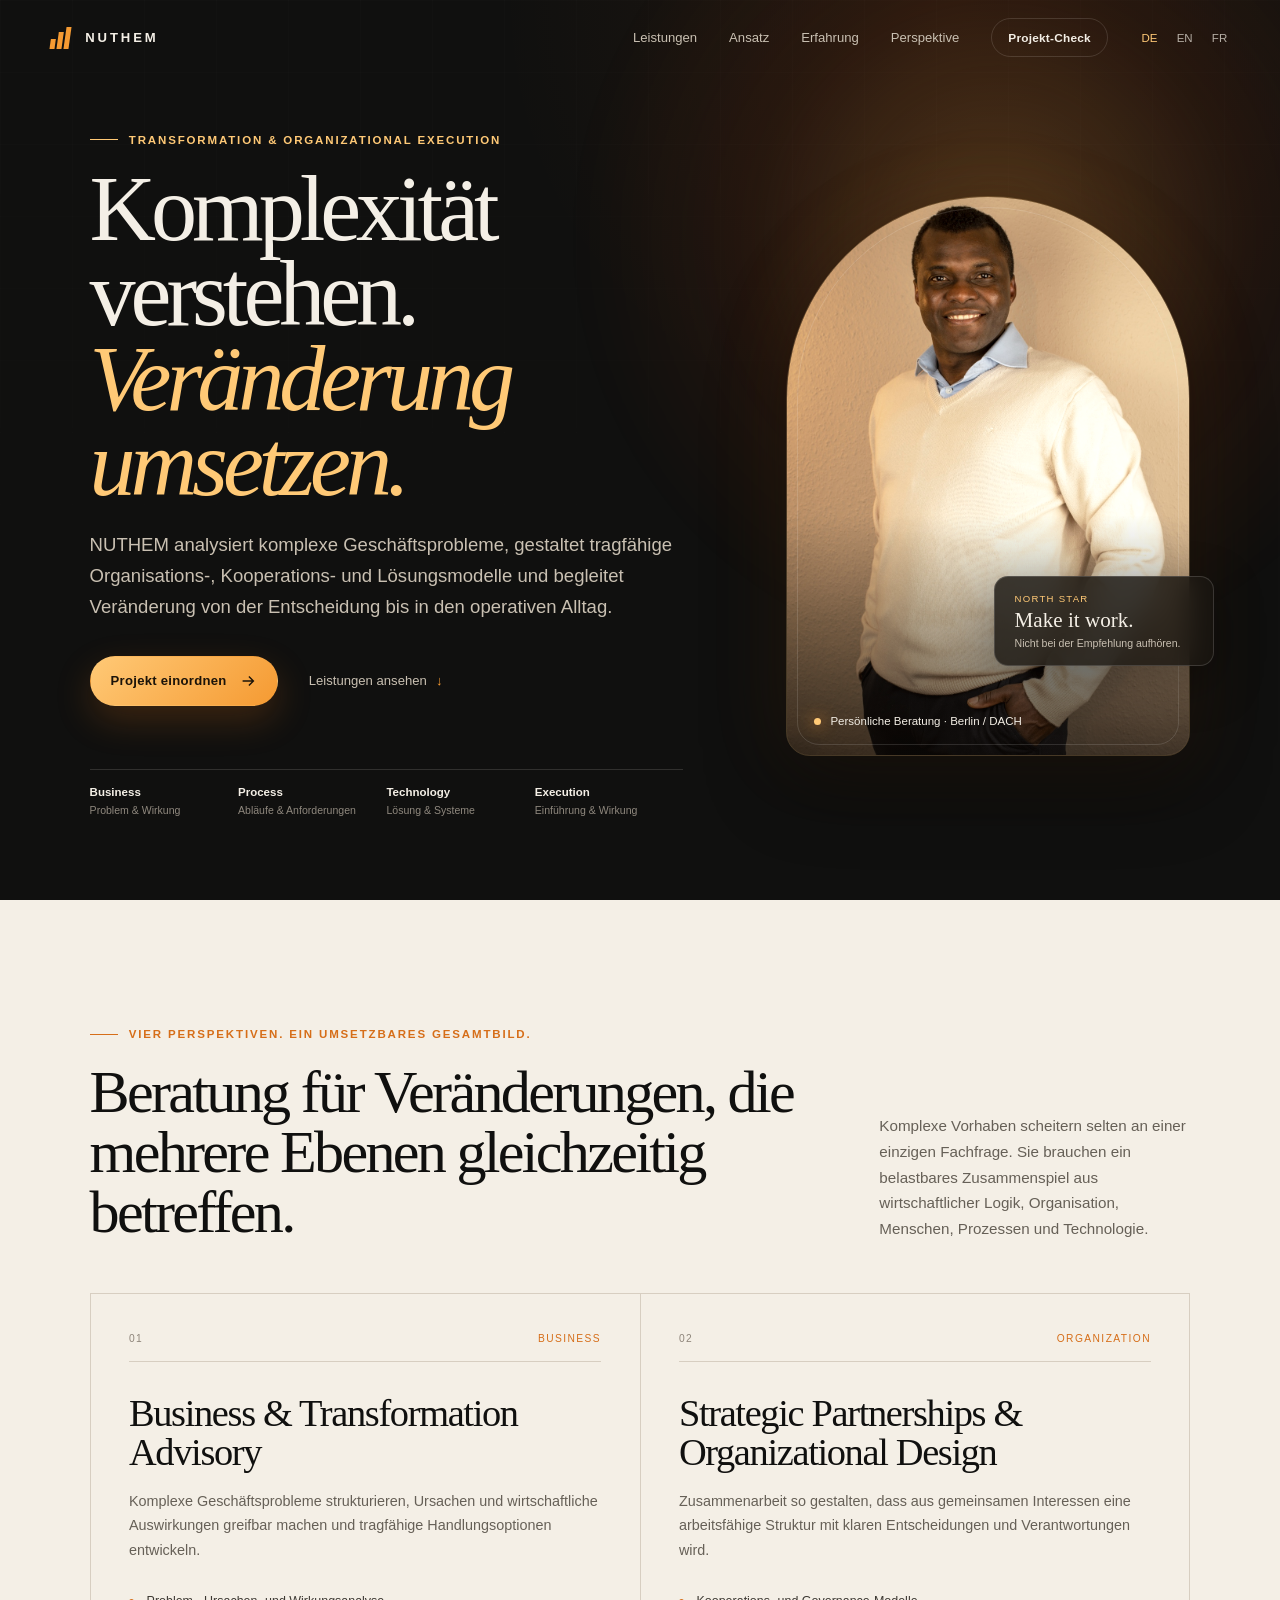
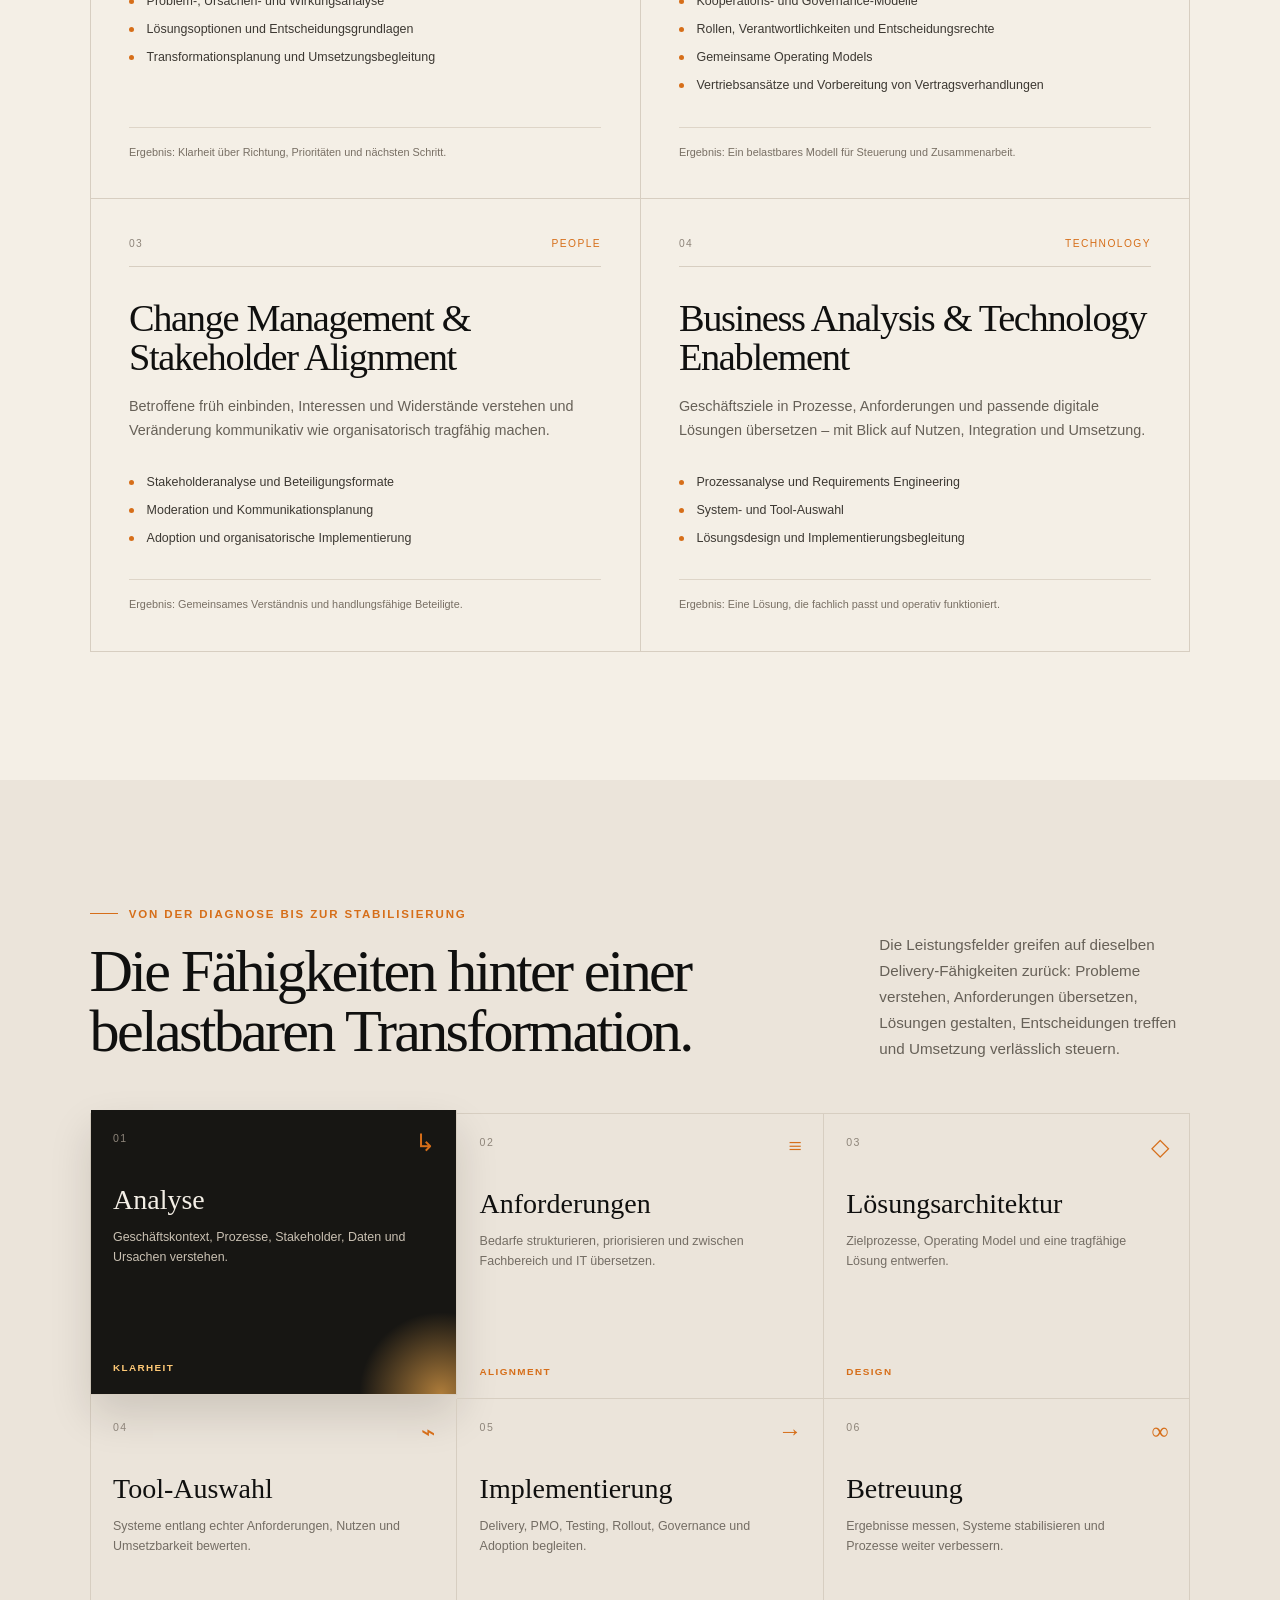
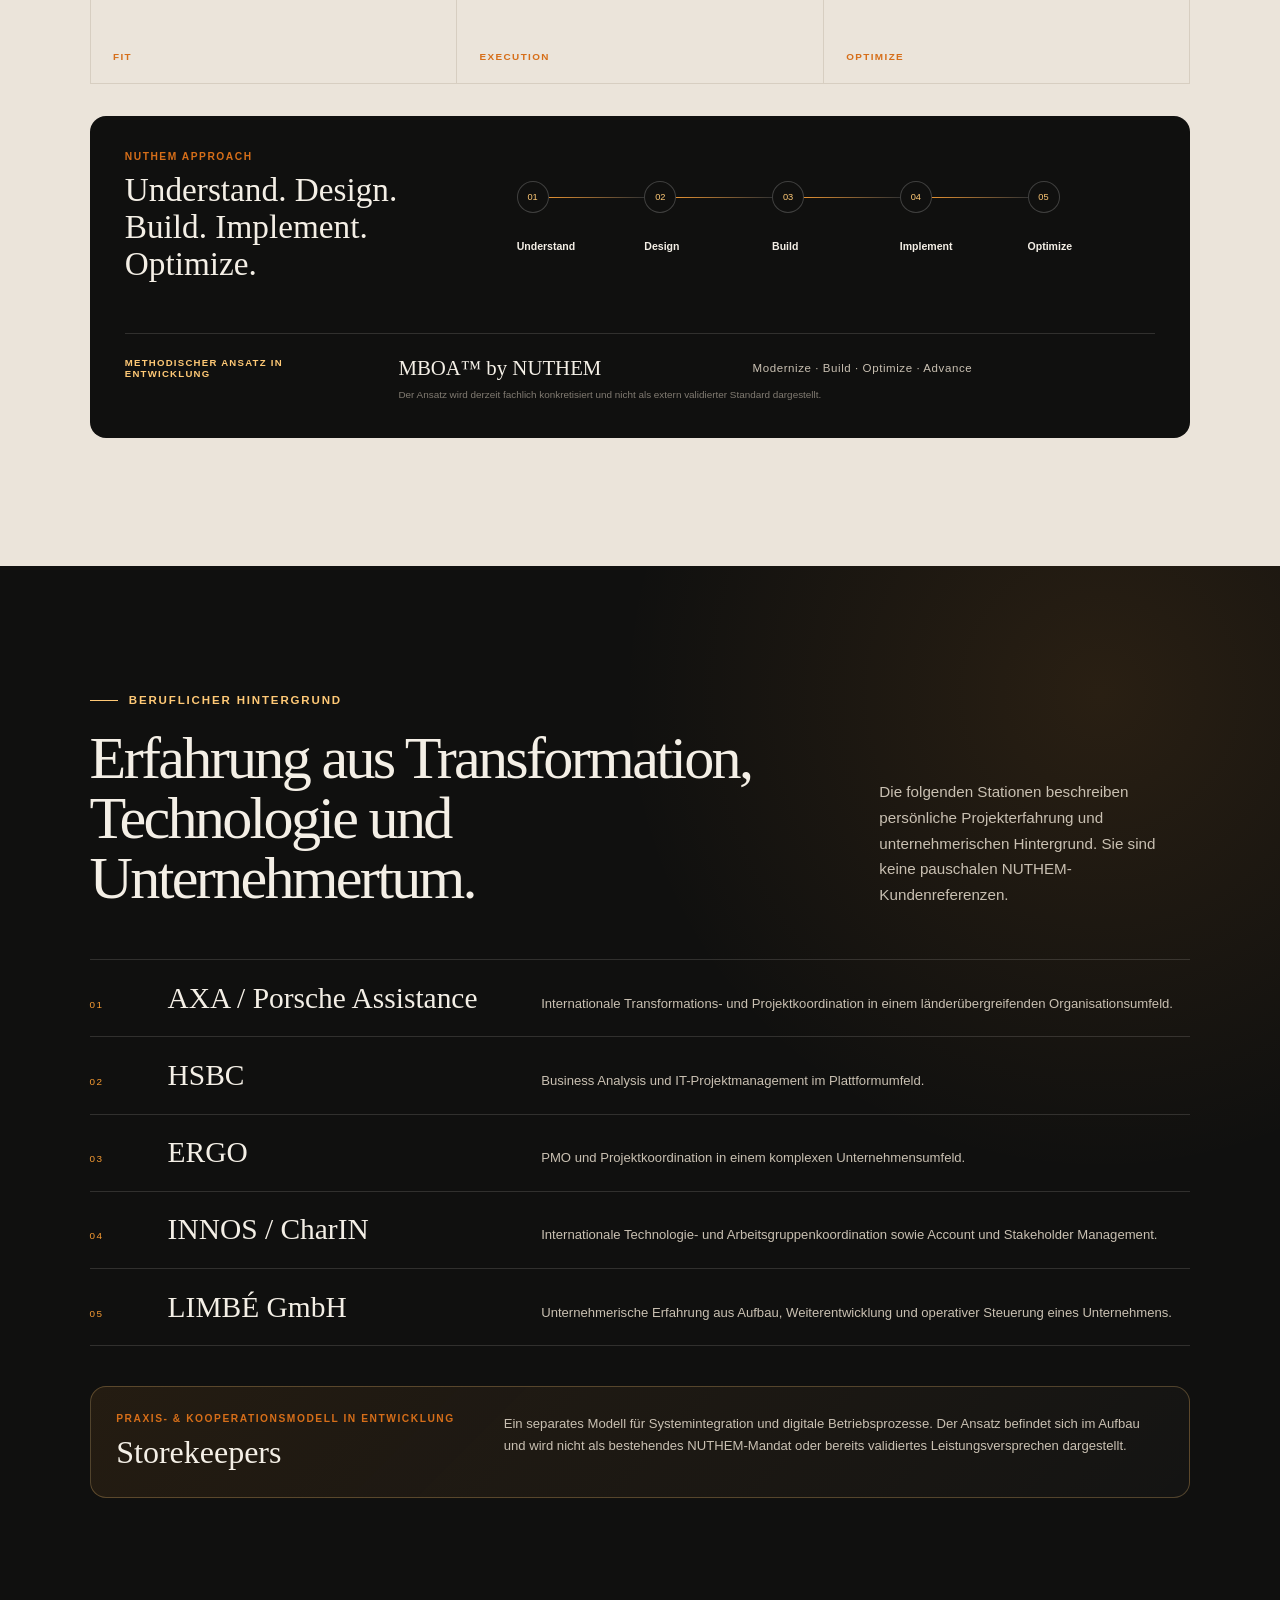
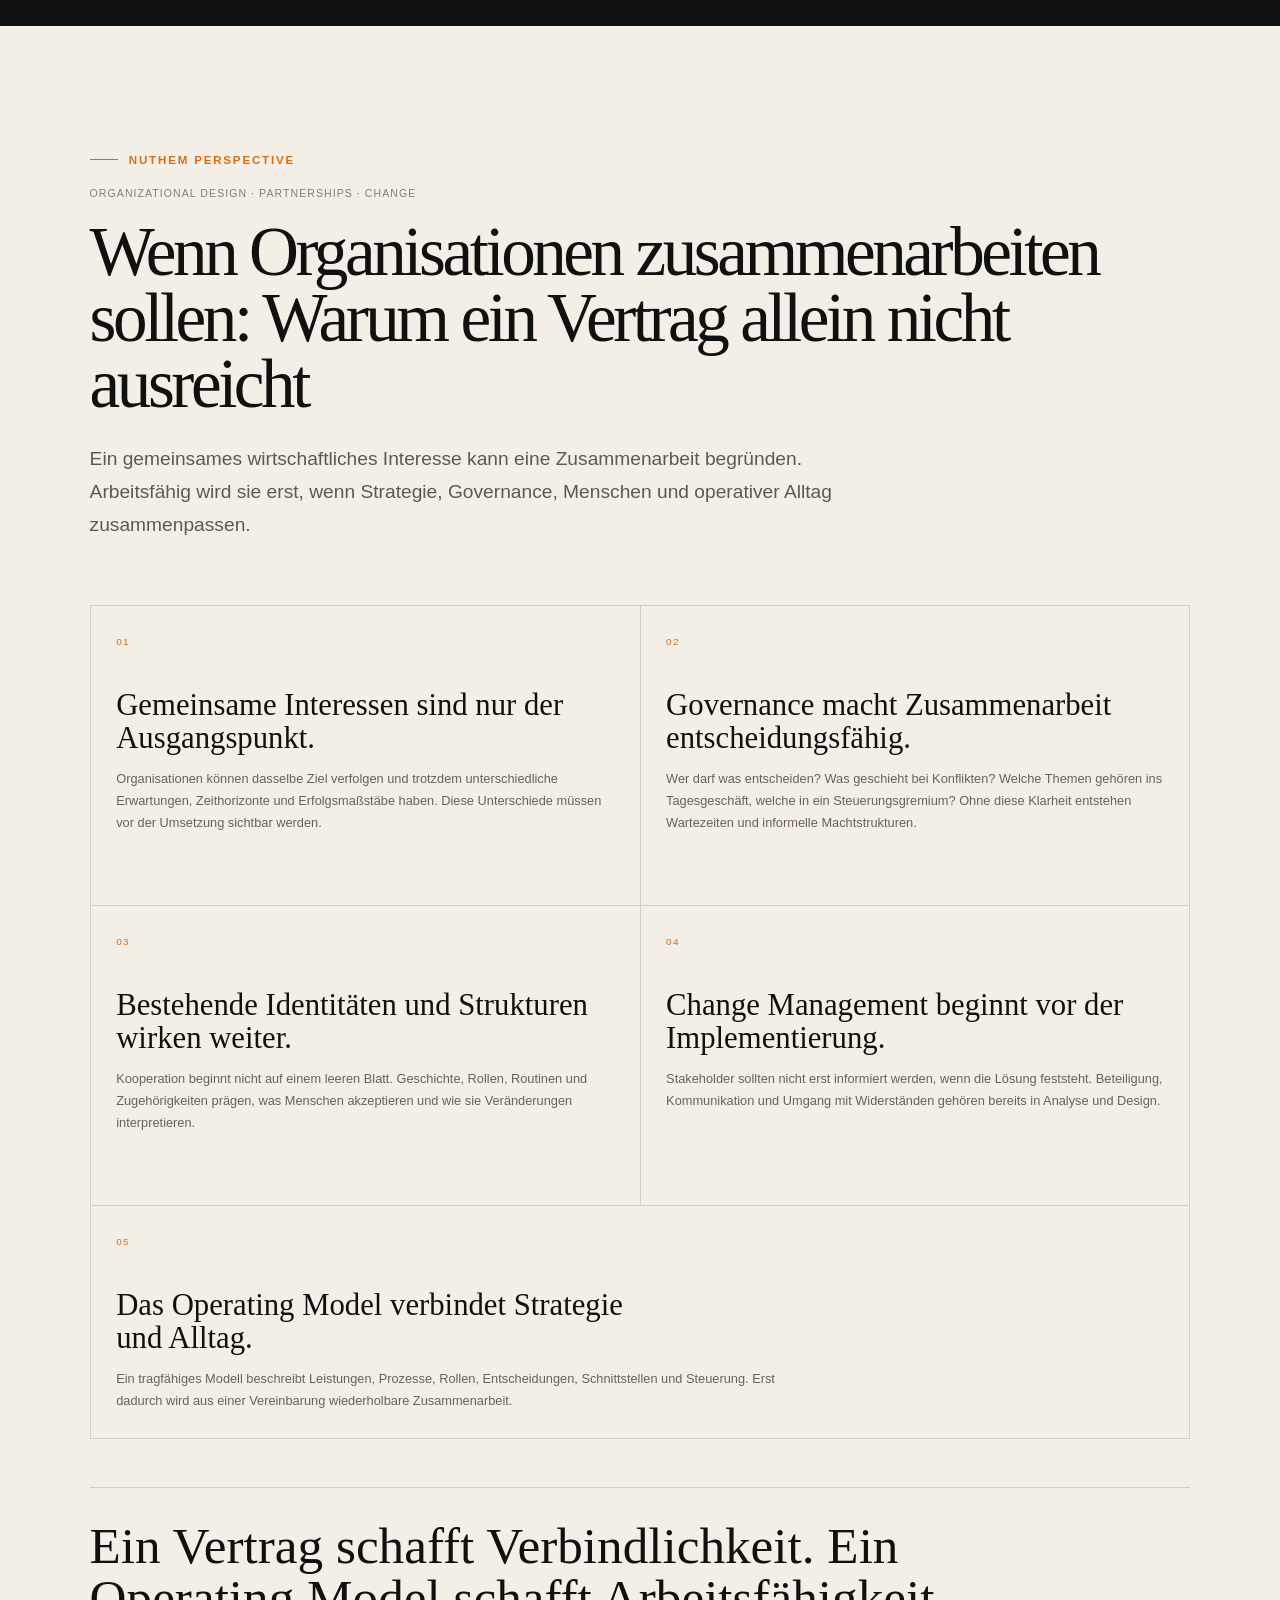
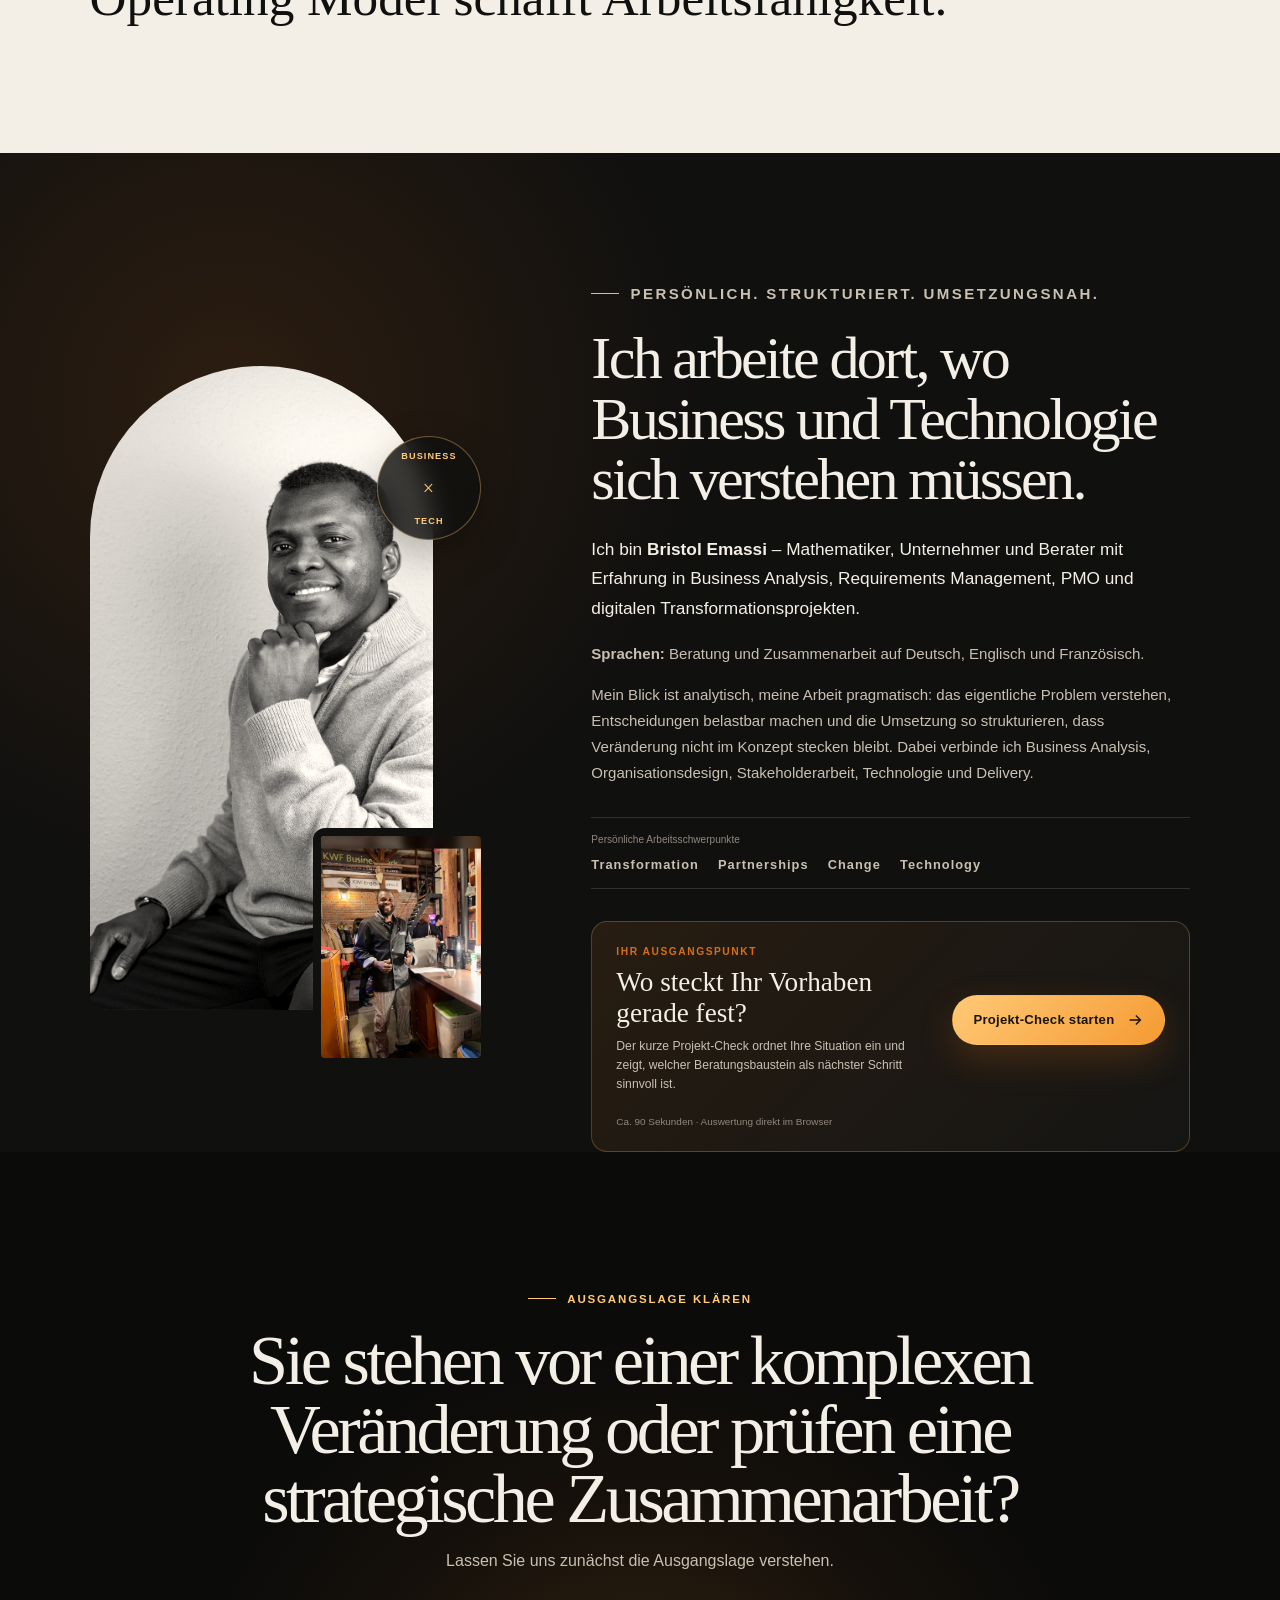
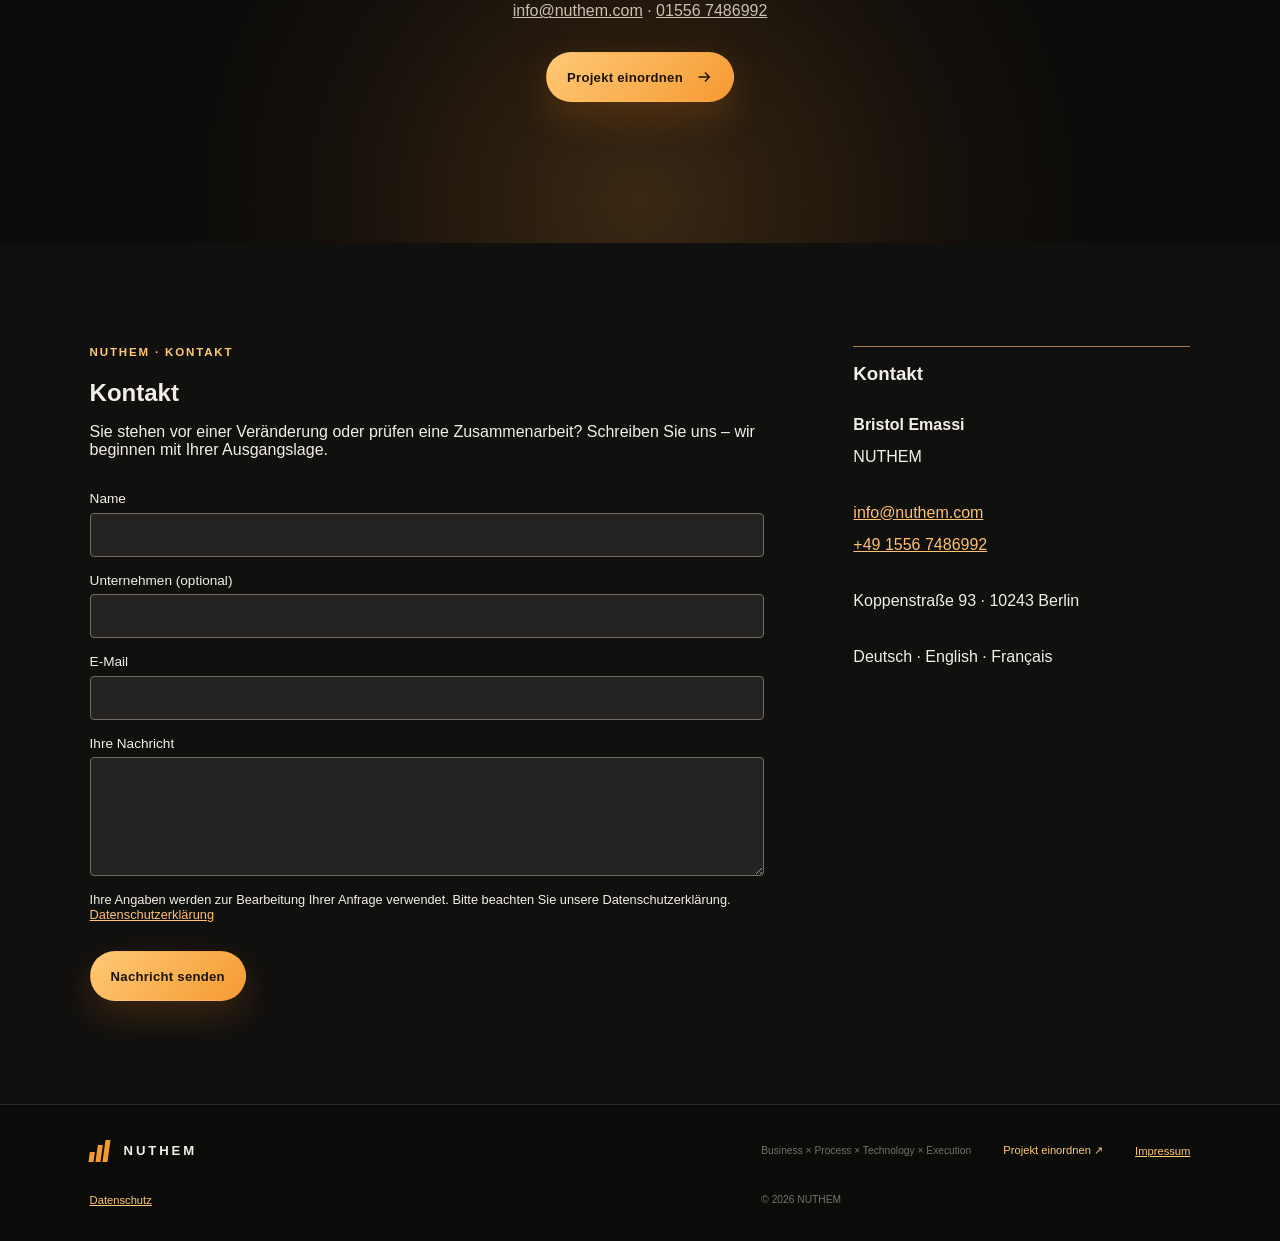
<file: index.html>
<!doctype html>
<html lang="de">
  <head>
    <meta charset="UTF-8" />
    <meta name="viewport" content="width=device-width, initial-scale=1.0" />
    <meta
      name="description"
      content="NUTHEM analysiert komplexe Geschäftsprobleme, gestaltet Organisations- und Kooperationsmodelle und begleitet Transformation, Change und Technologie bis zur Umsetzung."
    />
    <meta name="theme-color" content="#10100f" />
    <title>NUTHEM — Business × Process × Technology × Execution</title>
    <link rel="preload" as="image" href="assets/bristol-portrait-warm.jpg" />
    <link rel="stylesheet" href="styles.css" />
  </head>
  <body>
    <a class="skip-link" href="#main">Zum Inhalt springen</a>

    <header class="site-header" aria-label="Hauptnavigation">
      <a class="brand" href="#top" aria-label="NUTHEM Startseite">
        <span class="brand-mark" aria-hidden="true"><i></i><i></i><i></i></span>
        <span>NUTHEM</span>
      </a>
      <nav class="nav-links" aria-label="Seitennavigation">
        <a href="#services">Leistungen</a>
        <a href="#approach">Ansatz</a>
        <a href="#experience">Erfahrung</a>
        <a href="#insight">Perspektive</a>
      </nav>
      <nav class="language-switch" aria-label="Sprache / Language / Langue"><a aria-current="page" href="index.html">DE</a><a href="en.html" hreflang="en">EN</a><a href="fr.html" hreflang="fr">FR</a></nav>
      <button class="button button-small button-ghost js-open-check" type="button">
        Projekt-Check
      </button>
    </header>

    <main id="main">
      <section class="hero" id="top">
        <div class="hero-glow" aria-hidden="true"></div>
        <div class="hero-copy reveal">
          <p class="eyebrow"><span></span> Transformation &amp; Organizational Execution</p>
          <h1>
            Komplexität verstehen.<br />
            <em>Veränderung umsetzen.</em>
          </h1>
          <p class="hero-lead">
            NUTHEM analysiert komplexe Geschäftsprobleme, gestaltet tragfähige
            Organisations-, Kooperations- und Lösungsmodelle und begleitet
            Veränderung von der Entscheidung bis in den operativen Alltag.
          </p>
          <div class="hero-actions">
            <button class="button button-primary js-open-check" type="button">
              Projekt einordnen
              <svg viewBox="0 0 20 20" aria-hidden="true"><path d="M4 10h11M11 5l5 5-5 5" /></svg>
            </button>
            <a class="text-link" href="#services">Leistungen ansehen <span>↓</span></a>
          </div>
          <div class="hero-proof" aria-label="Schwerpunkte">
            <div><strong>Business</strong><span>Problem &amp; Wirkung</span></div>
            <div><strong>Process</strong><span>Abläufe &amp; Anforderungen</span></div>
            <div><strong>Technology</strong><span>Lösung &amp; Systeme</span></div>
            <div><strong>Execution</strong><span>Einführung &amp; Wirkung</span></div>
          </div>
        </div>

        <div class="hero-visual reveal" data-delay="120">
          <div class="portrait-frame">
            <img
              src="assets/bristol-portrait-warm.jpg"
              alt="Bristol Nimerik in einem warm beleuchteten Porträt"
              width="1200"
              height="1600"
            />
            <div class="portrait-shade"></div>
            <div class="portrait-caption">
              <span class="status-dot" aria-hidden="true"></span>
              Persönliche Beratung · Berlin / DACH
            </div>
          </div>
          <div class="signal-card">
            <span>North Star</span>
            <strong>Make it work.</strong>
            <small>Nicht bei der Empfehlung aufhören.</small>
          </div>
        </div>
      </section>

      <section class="services-section" id="services">
        <div class="section-heading reveal">
          <div>
            <p class="eyebrow"><span></span> Vier Perspektiven. Ein umsetzbares Gesamtbild.</p>
            <h2>Beratung für Veränderungen, die mehrere Ebenen gleichzeitig betreffen.</h2>
          </div>
          <p>
            Komplexe Vorhaben scheitern selten an einer einzigen Fachfrage. Sie
            brauchen ein belastbares Zusammenspiel aus wirtschaftlicher Logik,
            Organisation, Menschen, Prozessen und Technologie.
          </p>
        </div>

        <div class="service-grid">
          <article class="service-card reveal">
            <div class="service-topline"><span>01</span><i>Business</i></div>
            <h3>Business &amp; Transformation Advisory</h3>
            <p>
              Komplexe Geschäftsprobleme strukturieren, Ursachen und wirtschaftliche
              Auswirkungen greifbar machen und tragfähige Handlungsoptionen entwickeln.
            </p>
            <ul>
              <li>Problem-, Ursachen- und Wirkungsanalyse</li>
              <li>Lösungsoptionen und Entscheidungsgrundlagen</li>
              <li>Transformationsplanung und Umsetzungsbegleitung</li>
            </ul>
            <small>Ergebnis: Klarheit über Richtung, Prioritäten und nächsten Schritt.</small>
          </article>

          <article class="service-card reveal" data-delay="60">
            <div class="service-topline"><span>02</span><i>Organization</i></div>
            <h3>Strategic Partnerships &amp; Organizational Design</h3>
            <p>
              Zusammenarbeit so gestalten, dass aus gemeinsamen Interessen eine
              arbeitsfähige Struktur mit klaren Entscheidungen und Verantwortungen wird.
            </p>
            <ul>
              <li>Kooperations- und Governance-Modelle</li>
              <li>Rollen, Verantwortlichkeiten und Entscheidungsrechte</li>
              <li>Gemeinsame Operating Models</li>
              <li>Vertriebsansätze und Vorbereitung von Vertragsverhandlungen</li>
            </ul>
            <small>Ergebnis: Ein belastbares Modell für Steuerung und Zusammenarbeit.</small>
          </article>

          <article class="service-card reveal" data-delay="120">
            <div class="service-topline"><span>03</span><i>People</i></div>
            <h3>Change Management &amp; Stakeholder Alignment</h3>
            <p>
              Betroffene früh einbinden, Interessen und Widerstände verstehen und
              Veränderung kommunikativ wie organisatorisch tragfähig machen.
            </p>
            <ul>
              <li>Stakeholderanalyse und Beteiligungsformate</li>
              <li>Moderation und Kommunikationsplanung</li>
              <li>Adoption und organisatorische Implementierung</li>
            </ul>
            <small>Ergebnis: Gemeinsames Verständnis und handlungsfähige Beteiligte.</small>
          </article>

          <article class="service-card reveal" data-delay="180">
            <div class="service-topline"><span>04</span><i>Technology</i></div>
            <h3>Business Analysis &amp; Technology Enablement</h3>
            <p>
              Geschäftsziele in Prozesse, Anforderungen und passende digitale
              Lösungen übersetzen – mit Blick auf Nutzen, Integration und Umsetzung.
            </p>
            <ul>
              <li>Prozessanalyse und Requirements Engineering</li>
              <li>System- und Tool-Auswahl</li>
              <li>Lösungsdesign und Implementierungsbegleitung</li>
            </ul>
            <small>Ergebnis: Eine Lösung, die fachlich passt und operativ funktioniert.</small>
          </article>
        </div>
      </section>

      <section class="work-section" id="approach">
        <div class="section-heading reveal">
          <div>
            <p class="eyebrow"><span></span> Von der Diagnose bis zur Stabilisierung</p>
            <h2>Die Fähigkeiten hinter einer belastbaren Transformation.</h2>
          </div>
          <p>
            Die Leistungsfelder greifen auf dieselben Delivery-Fähigkeiten zurück:
            Probleme verstehen, Anforderungen übersetzen, Lösungen gestalten,
            Entscheidungen treffen und Umsetzung verlässlich steuern.
          </p>
        </div>

        <div class="capability-grid reveal" data-delay="80">
          <article class="capability active" data-capability="01">
            <span class="capability-number">01</span>
            <div class="capability-icon" aria-hidden="true">↳</div>
            <h3>Analyse</h3>
            <p>Geschäftskontext, Prozesse, Stakeholder, Daten und Ursachen verstehen.</p>
            <span class="capability-tag">Klarheit</span>
          </article>
          <article class="capability" data-capability="02">
            <span class="capability-number">02</span>
            <div class="capability-icon" aria-hidden="true">≡</div>
            <h3>Anforderungen</h3>
            <p>Bedarfe strukturieren, priorisieren und zwischen Fachbereich und IT übersetzen.</p>
            <span class="capability-tag">Alignment</span>
          </article>
          <article class="capability" data-capability="03">
            <span class="capability-number">03</span>
            <div class="capability-icon" aria-hidden="true">◇</div>
            <h3>Lösungsarchitektur</h3>
            <p>Zielprozesse, Operating Model und eine tragfähige Lösung entwerfen.</p>
            <span class="capability-tag">Design</span>
          </article>
          <article class="capability" data-capability="04">
            <span class="capability-number">04</span>
            <div class="capability-icon" aria-hidden="true">⌁</div>
            <h3>Tool-Auswahl</h3>
            <p>Systeme entlang echter Anforderungen, Nutzen und Umsetzbarkeit bewerten.</p>
            <span class="capability-tag">Fit</span>
          </article>
          <article class="capability" data-capability="05">
            <span class="capability-number">05</span>
            <div class="capability-icon" aria-hidden="true">→</div>
            <h3>Implementierung</h3>
            <p>Delivery, PMO, Testing, Rollout, Governance und Adoption begleiten.</p>
            <span class="capability-tag">Execution</span>
          </article>
          <article class="capability" data-capability="06">
            <span class="capability-number">06</span>
            <div class="capability-icon" aria-hidden="true">∞</div>
            <h3>Betreuung</h3>
            <p>Ergebnisse messen, Systeme stabilisieren und Prozesse weiter verbessern.</p>
            <span class="capability-tag">Optimize</span>
          </article>
        </div>

        <div class="method-panel reveal">
          <div class="method-intro">
            <p class="mini-label">NUTHEM Approach</p>
            <h3>Understand. Design. Build. Implement. Optimize.</h3>
          </div>
          <div class="method-line" aria-label="Fünf Phasen des Beratungsansatzes">
            <div class="method-step"><span>01</span><strong>Understand</strong></div>
            <div class="method-step"><span>02</span><strong>Design</strong></div>
            <div class="method-step"><span>03</span><strong>Build</strong></div>
            <div class="method-step"><span>04</span><strong>Implement</strong></div>
            <div class="method-step"><span>05</span><strong>Optimize</strong></div>
          </div>
          <div class="mboa-note">
            <span>Methodischer Ansatz in Entwicklung</span>
            <strong>MBOA™ by NUTHEM</strong>
            <p>Modernize · Build · Optimize · Advance</p>
            <small>Der Ansatz wird derzeit fachlich konkretisiert und nicht als extern validierter Standard dargestellt.</small>
          </div>
        </div>
      </section>

      <section class="experience-section" id="experience">
        <div class="section-heading reveal">
          <div>
            <p class="eyebrow"><span></span> Beruflicher Hintergrund</p>
            <h2>Erfahrung aus Transformation, Technologie und Unternehmertum.</h2>
          </div>
          <p>
            Die folgenden Stationen beschreiben persönliche Projekterfahrung und
            unternehmerischen Hintergrund. Sie sind keine pauschalen
            NUTHEM-Kundenreferenzen.
          </p>
        </div>

        <div class="experience-list reveal">
          <article>
            <span>01</span>
            <h3>AXA / Porsche Assistance</h3>
            <p>Internationale Transformations- und Projektkoordination in einem länderübergreifenden Organisationsumfeld.</p>
          </article>
          <article>
            <span>02</span>
            <h3>HSBC</h3>
            <p>Business Analysis und IT-Projektmanagement im Plattformumfeld.</p>
          </article>
          <article>
            <span>03</span>
            <h3>ERGO</h3>
            <p>PMO und Projektkoordination in einem komplexen Unternehmensumfeld.</p>
          </article>
          <article>
            <span>04</span>
            <h3>INNOS / CharIN</h3>
            <p>Internationale Technologie- und Arbeitsgruppenkoordination sowie Account und Stakeholder Management.</p>
          </article>
          <article>
            <span>05</span>
            <h3>LIMBÉ GmbH</h3>
            <p>Unternehmerische Erfahrung aus Aufbau, Weiterentwicklung und operativer Steuerung eines Unternehmens.</p>
          </article>
        </div>

        <aside class="practice-model reveal">
          <div>
            <p class="mini-label">Praxis- &amp; Kooperationsmodell in Entwicklung</p>
            <h3>Storekeepers</h3>
          </div>
          <p>
            Ein separates Modell für Systemintegration und digitale Betriebsprozesse.
            Der Ansatz befindet sich im Aufbau und wird nicht als bestehendes
            NUTHEM-Mandat oder bereits validiertes Leistungsversprechen dargestellt.
          </p>
        </aside>
      </section>

      <section class="insight-section" id="insight">
        <header class="insight-header reveal">
          <p class="eyebrow"><span></span> NUTHEM Perspective</p>
          <p class="article-meta">Organizational Design · Partnerships · Change</p>
          <h2>Wenn Organisationen zusammenarbeiten sollen: Warum ein Vertrag allein nicht ausreicht</h2>
          <p class="insight-lead">
            Ein gemeinsames wirtschaftliches Interesse kann eine Zusammenarbeit
            begründen. Arbeitsfähig wird sie erst, wenn Strategie, Governance,
            Menschen und operativer Alltag zusammenpassen.
          </p>
        </header>

        <div class="insight-grid reveal">
          <article>
            <span>01</span>
            <h3>Gemeinsame Interessen sind nur der Ausgangspunkt.</h3>
            <p>Organisationen können dasselbe Ziel verfolgen und trotzdem unterschiedliche Erwartungen, Zeithorizonte und Erfolgsmaßstäbe haben. Diese Unterschiede müssen vor der Umsetzung sichtbar werden.</p>
          </article>
          <article>
            <span>02</span>
            <h3>Governance macht Zusammenarbeit entscheidungsfähig.</h3>
            <p>Wer darf was entscheiden? Was geschieht bei Konflikten? Welche Themen gehören ins Tagesgeschäft, welche in ein Steuerungsgremium? Ohne diese Klarheit entstehen Wartezeiten und informelle Machtstrukturen.</p>
          </article>
          <article>
            <span>03</span>
            <h3>Bestehende Identitäten und Strukturen wirken weiter.</h3>
            <p>Kooperation beginnt nicht auf einem leeren Blatt. Geschichte, Rollen, Routinen und Zugehörigkeiten prägen, was Menschen akzeptieren und wie sie Veränderungen interpretieren.</p>
          </article>
          <article>
            <span>04</span>
            <h3>Change Management beginnt vor der Implementierung.</h3>
            <p>Stakeholder sollten nicht erst informiert werden, wenn die Lösung feststeht. Beteiligung, Kommunikation und Umgang mit Widerständen gehören bereits in Analyse und Design.</p>
          </article>
          <article>
            <span>05</span>
            <h3>Das Operating Model verbindet Strategie und Alltag.</h3>
            <p>Ein tragfähiges Modell beschreibt Leistungen, Prozesse, Rollen, Entscheidungen, Schnittstellen und Steuerung. Erst dadurch wird aus einer Vereinbarung wiederholbare Zusammenarbeit.</p>
          </article>
        </div>

        <blockquote class="insight-quote reveal">
          <p>Ein Vertrag schafft Verbindlichkeit. Ein Operating Model schafft Arbeitsfähigkeit.</p>
        </blockquote>
      </section>

      <section class="about-section" id="about">
        <div class="about-grid">
          <div class="about-collage reveal">
            <figure class="about-main-photo">
              <img
                src="assets/bristol-portrait-mono.jpg"
                alt="Porträt von Bristol Nimerik"
                loading="lazy"
                width="1200"
                height="1600"
              />
            </figure>
            <figure class="about-detail-photo">
              <img
                src="assets/bristol-business-event.jpg"
                alt="Bristol Nimerik bei einer Fachveranstaltung"
                loading="lazy"
                width="1200"
                height="1600"
              />
            </figure>
            <div class="about-stamp"><span>Business</span><b>×</b><span>Tech</span></div>
          </div>

          <div class="about-copy reveal" data-delay="90">
            <p class="eyebrow"><span></span> Persönlich. Strukturiert. Umsetzungsnah.</p>
            <h2>Ich arbeite dort, wo Business und Technologie sich verstehen müssen.</h2>
            <p class="about-lead">
              Ich bin <strong>Bristol Emassi</strong> – Mathematiker,
              Unternehmer und Berater mit Erfahrung in Business Analysis,
              Requirements Management, PMO und digitalen Transformationsprojekten.
            </p>
            <p><strong>Sprachen:</strong> Beratung und Zusammenarbeit auf Deutsch, Englisch und Französisch.</p>
            <p>
              Mein Blick ist analytisch, meine Arbeit pragmatisch: das eigentliche
              Problem verstehen, Entscheidungen belastbar machen und die Umsetzung
              so strukturieren, dass Veränderung nicht im Konzept stecken bleibt.
              Dabei verbinde ich Business Analysis, Organisationsdesign,
              Stakeholderarbeit, Technologie und Delivery.
            </p>

            <div class="experience-row" aria-label="Persönliche Arbeitsschwerpunkte">
              <span>Persönliche Arbeitsschwerpunkte</span>
              <strong>Transformation</strong><strong>Partnerships</strong><strong>Change</strong><strong>Technology</strong>
            </div>

            <div class="project-card">
              <div>
                <p class="mini-label">Ihr Ausgangspunkt</p>
                <h3>Wo steckt Ihr Vorhaben gerade fest?</h3>
                <p>
                  Der kurze Projekt-Check ordnet Ihre Situation ein und zeigt,
                  welcher Beratungsbaustein als nächster Schritt sinnvoll ist.
                </p>
              </div>
              <button class="button button-primary js-open-check" type="button">
                Projekt-Check starten
                <svg viewBox="0 0 20 20" aria-hidden="true"><path d="M4 10h11M11 5l5 5-5 5" /></svg>
              </button>
              <small>Ca. 90 Sekunden · Auswertung direkt im Browser</small>
            </div>
          </div>
        </div>

      </section>

      <section class="closing-cta">
        <div class="closing-glow" aria-hidden="true"></div>
        <div class="reveal">
          <p class="eyebrow"><span></span> Ausgangslage klären</p>
          <h2>Sie stehen vor einer komplexen Veränderung oder prüfen eine strategische Zusammenarbeit?</h2>
          <p>Lassen Sie uns zunächst die Ausgangslage verstehen.</p>
          <p><a href="mailto:info@nuthem.com">info@nuthem.com</a> · <a href="tel:+4915567486992">01556 7486992</a></p>
          <button class="button button-primary js-open-check" type="button">
            Projekt einordnen
            <svg viewBox="0 0 20 20" aria-hidden="true"><path d="M4 10h11M11 5l5 5-5 5" /></svg>
          </button>
        </div>
      </section>
    </main>

    <footer class="site-footer">
      <a class="brand" href="#top" aria-label="Zurück nach oben">
        <span class="brand-mark" aria-hidden="true"><i></i><i></i><i></i></span>
        <span>NUTHEM</span>
      </a>
      <p>Business × Process × Technology × Execution</p>
      <button class="footer-link js-open-check" type="button">Projekt einordnen ↗</button>
      <a class="footer-link" href="impressum.html">Impressum</a>
      <a class="footer-link" href="datenschutz.html">Datenschutz</a>
      <span>© <span id="year"></span> NUTHEM</span>
    </footer>

    <div class="check-shell" id="projectCheck" aria-hidden="true">
      <div class="check-backdrop" data-close-check></div>
      <section
        class="check-dialog"
        role="dialog"
        aria-modal="true"
        aria-labelledby="checkTitle"
        tabindex="-1"
      >
        <button class="check-close" type="button" data-close-check aria-label="Projekt-Check schließen">×</button>
        <div class="check-topline">
          <a class="brand" href="#" tabindex="-1" aria-hidden="true">
            <span class="brand-mark"><i></i><i></i><i></i></span>
            <span>NUTHEM</span>
          </a>
          <span id="progressText">Schritt 1 von 3</span>
        </div>
        <div class="progress-track"><i id="progressBar"></i></div>

        <div class="check-content">
          <div class="check-step active" data-step="1">
            <p class="mini-label">Projekt-Check</p>
            <h2 id="checkTitle">Welche Situation beschreibt Ihr Vorhaben am besten?</h2>
            <p class="check-help">Wählen Sie die Aussage, die Ihre Situation am besten beschreibt.</p>
            <div class="answer-grid">
              <button class="answer" type="button" data-answer="challenge" data-value="transformation">
                <span>01</span><strong>Ein komplexes Geschäftsproblem braucht eine klare Richtung</strong><small>Ursachen, Optionen und wirtschaftliche Wirkung sind noch nicht belastbar geklärt.</small>
              </button>
              <button class="answer" type="button" data-answer="challenge" data-value="partnership">
                <span>02</span><strong>Eine strategische Zusammenarbeit muss arbeitsfähig werden</strong><small>Governance, Rollen oder das gemeinsame Operating Model sind noch offen.</small>
              </button>
              <button class="answer" type="button" data-answer="challenge" data-value="change">
                <span>03</span><strong>Stakeholder müssen für eine Veränderung zusammenfinden</strong><small>Interessen, Widerstände und Kommunikation brauchen eine klare Struktur.</small>
              </button>
              <button class="answer" type="button" data-answer="challenge" data-value="technology">
                <span>04</span><strong>Prozess, Anforderungen und Technologie müssen zusammenpassen</strong><small>Eine digitale Lösung soll ausgewählt, gestaltet oder umgesetzt werden.</small>
              </button>
            </div>
          </div>

          <div class="check-step" data-step="2">
            <p class="mini-label">Ausgangslage</p>
            <h2>Wo steht das Vorhaben heute?</h2>
            <p class="check-help">So lässt sich der richtige Einstiegspunkt bestimmen.</p>
            <div class="answer-grid answer-grid-compact">
              <button class="answer" type="button" data-answer="stage" data-value="understand">
                <span>A</span><strong>Orientierung und Diagnose</strong><small>Problem, Beteiligte und Zusammenhänge müssen zuerst verstanden werden.</small>
              </button>
              <button class="answer" type="button" data-answer="stage" data-value="design">
                <span>B</span><strong>Zielbild und Gestaltung</strong><small>Optionen, Strukturen und Anforderungen werden konkretisiert.</small>
              </button>
              <button class="answer" type="button" data-answer="stage" data-value="implement">
                <span>C</span><strong>Entscheidung und Implementierung</strong><small>Die Richtung steht, jetzt müssen Steuerung und Umsetzung tragen.</small>
              </button>
              <button class="answer" type="button" data-answer="stage" data-value="optimize">
                <span>D</span><strong>Stabilisierung und Optimierung</strong><small>Die Veränderung läuft und soll im Alltag zuverlässig wirken.</small>
              </button>
            </div>
            <button class="back-button" type="button" data-prev>← Zurück</button>
          </div>

          <div class="check-step" data-step="3">
            <p class="mini-label">Erwartung</p>
            <h2>Welches Ergebnis ist jetzt am wichtigsten?</h2>
            <p class="check-help">Der Fokus entscheidet über den passenden Beratungsbaustein.</p>
            <div class="answer-grid answer-grid-compact">
              <button class="answer" type="button" data-answer="outcome" data-value="decision">
                <span>A</span><strong>Eine belastbare Entscheidung</strong><small>Problem, Optionen, Wirkung und Prioritäten transparent machen.</small>
              </button>
              <button class="answer" type="button" data-answer="outcome" data-value="operating-model">
                <span>B</span><strong>Ein arbeitsfähiges Operating Model</strong><small>Governance, Rollen, Entscheidungen und Schnittstellen klären.</small>
              </button>
              <button class="answer" type="button" data-answer="outcome" data-value="alignment">
                <span>C</span><strong>Alignment und Veränderungsbereitschaft</strong><small>Stakeholder beteiligen, Kommunikation strukturieren und Adoption vorbereiten.</small>
              </button>
              <button class="answer" type="button" data-answer="outcome" data-value="technology">
                <span>D</span><strong>Eine passende Lösung in Umsetzung</strong><small>Prozesse, Requirements, Systementscheidung und Delivery verbinden.</small>
              </button>
            </div>
            <button class="back-button" type="button" data-prev>← Zurück</button>
          </div>

          <div class="check-step check-result" data-step="result" aria-live="polite">
            <div class="result-kicker"><span>Ihre Einordnung</span><i>Passender Einstieg</i></div>
            <h2 id="resultTitle">Transformation Assessment</h2>
            <p id="resultText"></p>
            <div class="result-columns">
              <div>
                <span>Empfohlener Fokus</span>
                <ul id="resultFocus"></ul>
              </div>
              <div>
                <span>Erstes Ergebnis</span>
                <ul id="resultDeliverables"></ul>
              </div>
            </div>
            <p id="resultContactText"></p>
            <div class="result-actions">
              <a class="button button-primary" id="resultContact" href="tel:+4915567486992">Jetzt anrufen</a>
              <button class="button button-primary" id="downloadBrief" type="button">Projektbrief herunterladen</button>
              <button class="button button-ghost" id="copyBrief" type="button">Ergebnis kopieren</button>
            </div>
            <button class="back-button" type="button" id="restartCheck">Check neu starten</button>
            <p class="privacy-note">Ihre Antworten bleiben auf diesem Gerät und werden nicht übertragen.</p>
          </div>
        </div>
      </section>
    </div>

    <div class="toast" id="toast" role="status" aria-live="polite">Ergebnis kopiert.</div>
    <script src="script.js"></script>
  <script src="contact.js"></script></body>
</html>
</file>
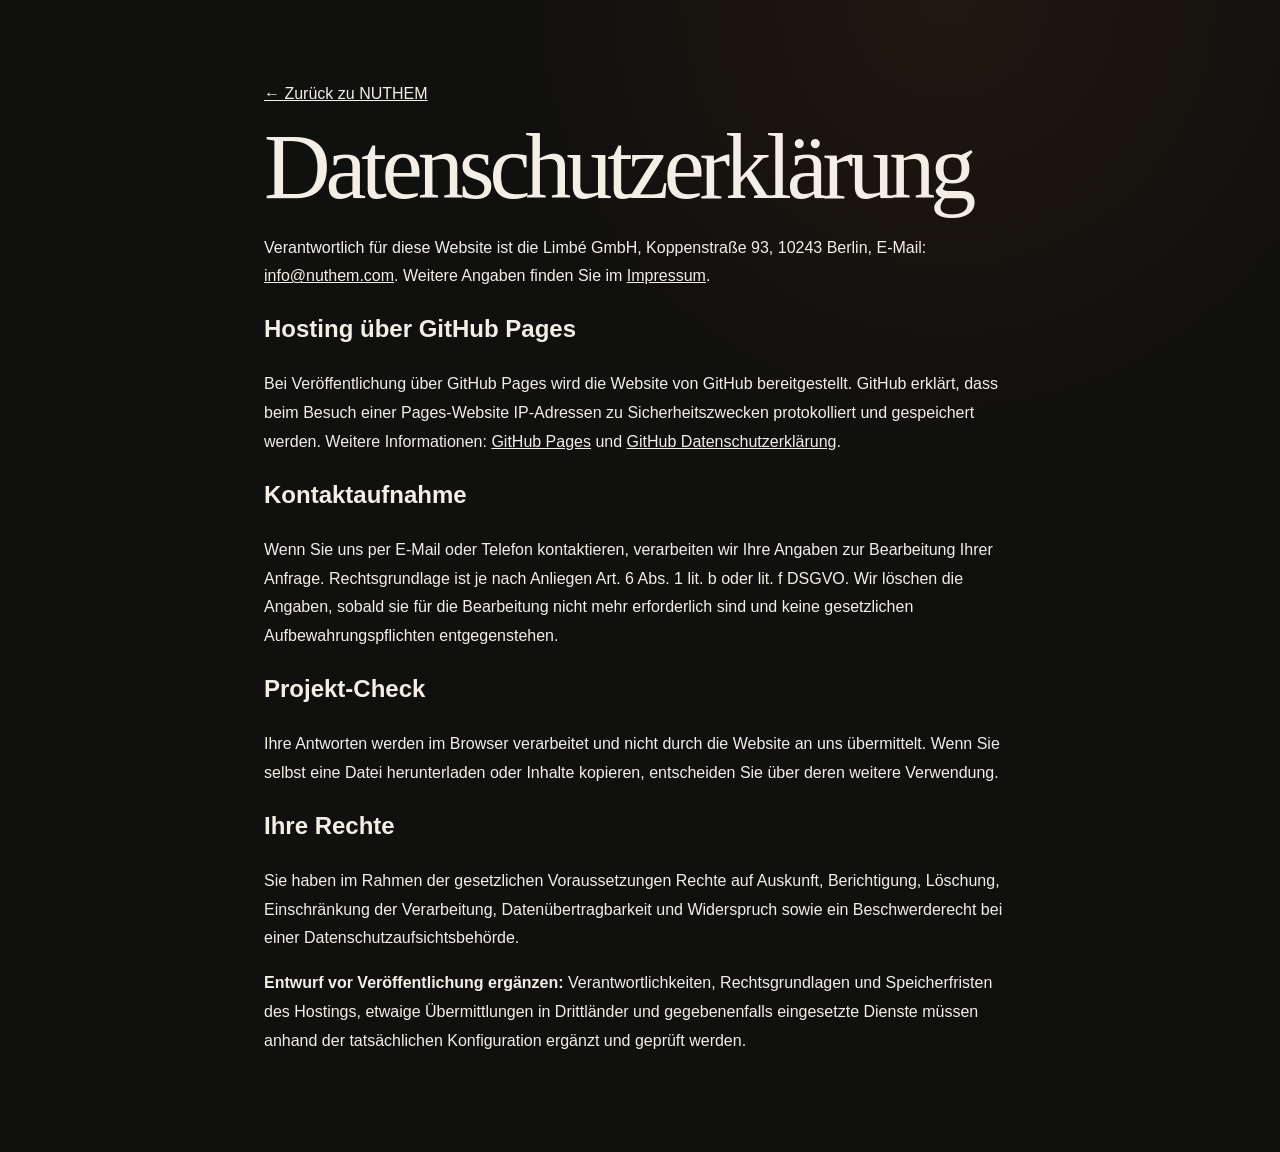
<file: datenschutz.html>
<!doctype html><html lang="de"><head><meta charset="utf-8"><meta name="viewport" content="width=device-width,initial-scale=1"><title>Datenschutz – NUTHEM</title><link rel="stylesheet" href="styles.css"></head><body><main style="max-width:800px;margin:auto;padding:5rem 1.5rem;line-height:1.8"><p><a href="index.html">← Zurück zu NUTHEM</a></p><h1>Datenschutzerklärung</h1><p>Verantwortlich für diese Website ist die Limbé GmbH, Koppenstraße 93, 10243 Berlin, E-Mail: <a href="mailto:info@nuthem.com">info@nuthem.com</a>. Weitere Angaben finden Sie im <a href="impressum.html">Impressum</a>.</p><h2>Hosting über GitHub Pages</h2><p>Bei Veröffentlichung über GitHub Pages wird die Website von GitHub bereitgestellt. GitHub erklärt, dass beim Besuch einer Pages-Website IP-Adressen zu Sicherheitszwecken protokolliert und gespeichert werden. Weitere Informationen: <a href="https://docs.github.com/en/pages/getting-started-with-github-pages/what-is-github-pages">GitHub Pages</a> und <a href="https://docs.github.com/en/site-policy/privacy-policies/github-general-privacy-statement">GitHub Datenschutzerklärung</a>.</p><h2>Kontaktaufnahme</h2><p>Wenn Sie uns per E-Mail oder Telefon kontaktieren, verarbeiten wir Ihre Angaben zur Bearbeitung Ihrer Anfrage. Rechtsgrundlage ist je nach Anliegen Art. 6 Abs. 1 lit. b oder lit. f DSGVO. Wir löschen die Angaben, sobald sie für die Bearbeitung nicht mehr erforderlich sind und keine gesetzlichen Aufbewahrungspflichten entgegenstehen.</p><h2>Projekt-Check</h2><p>Ihre Antworten werden im Browser verarbeitet und nicht durch die Website an uns übermittelt. Wenn Sie selbst eine Datei herunterladen oder Inhalte kopieren, entscheiden Sie über deren weitere Verwendung.</p><h2>Ihre Rechte</h2><p>Sie haben im Rahmen der gesetzlichen Voraussetzungen Rechte auf Auskunft, Berichtigung, Löschung, Einschränkung der Verarbeitung, Datenübertragbarkeit und Widerspruch sowie ein Beschwerderecht bei einer Datenschutzaufsichtsbehörde.</p><p><strong>Entwurf vor Veröffentlichung ergänzen:</strong> Verantwortlichkeiten, Rechtsgrundlagen und Speicherfristen des Hostings, etwaige Übermittlungen in Drittländer und gegebenenfalls eingesetzte Dienste müssen anhand der tatsächlichen Konfiguration ergänzt und geprüft werden.</p></main></body></html>
</file>
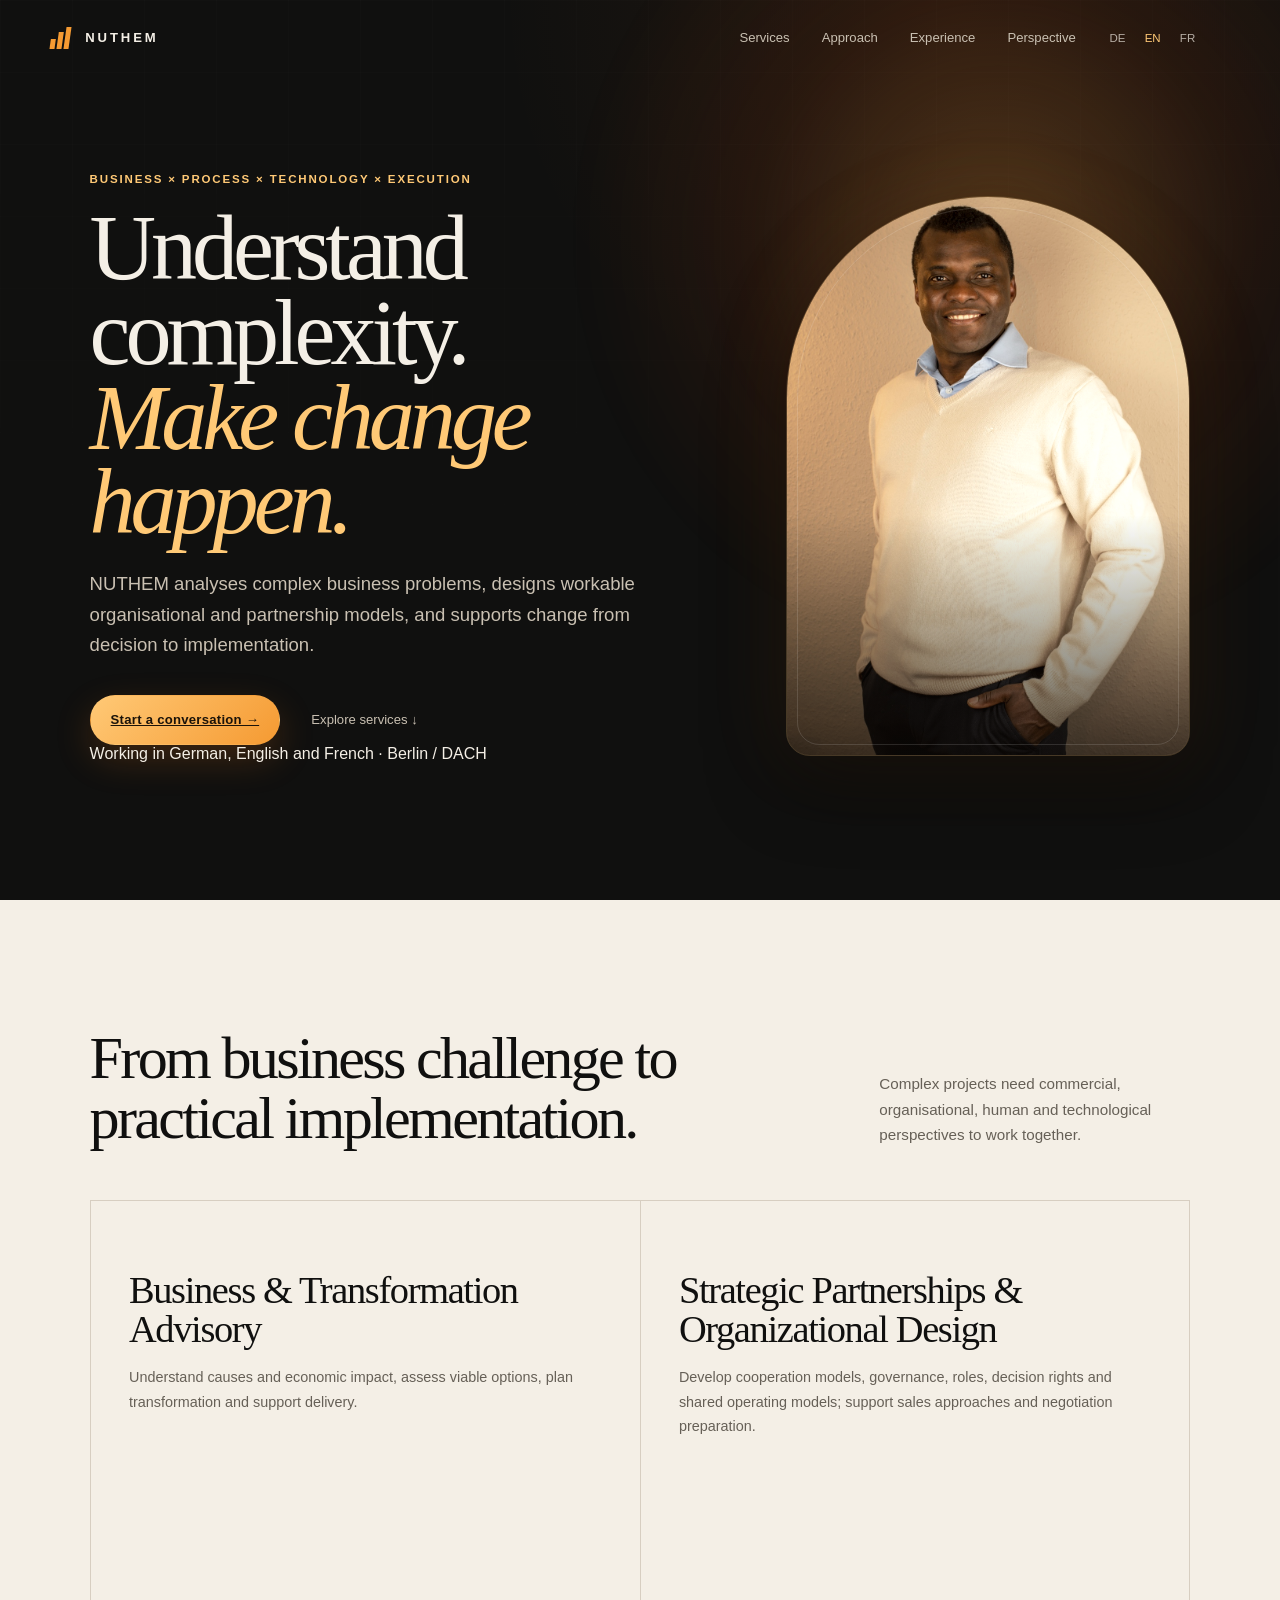
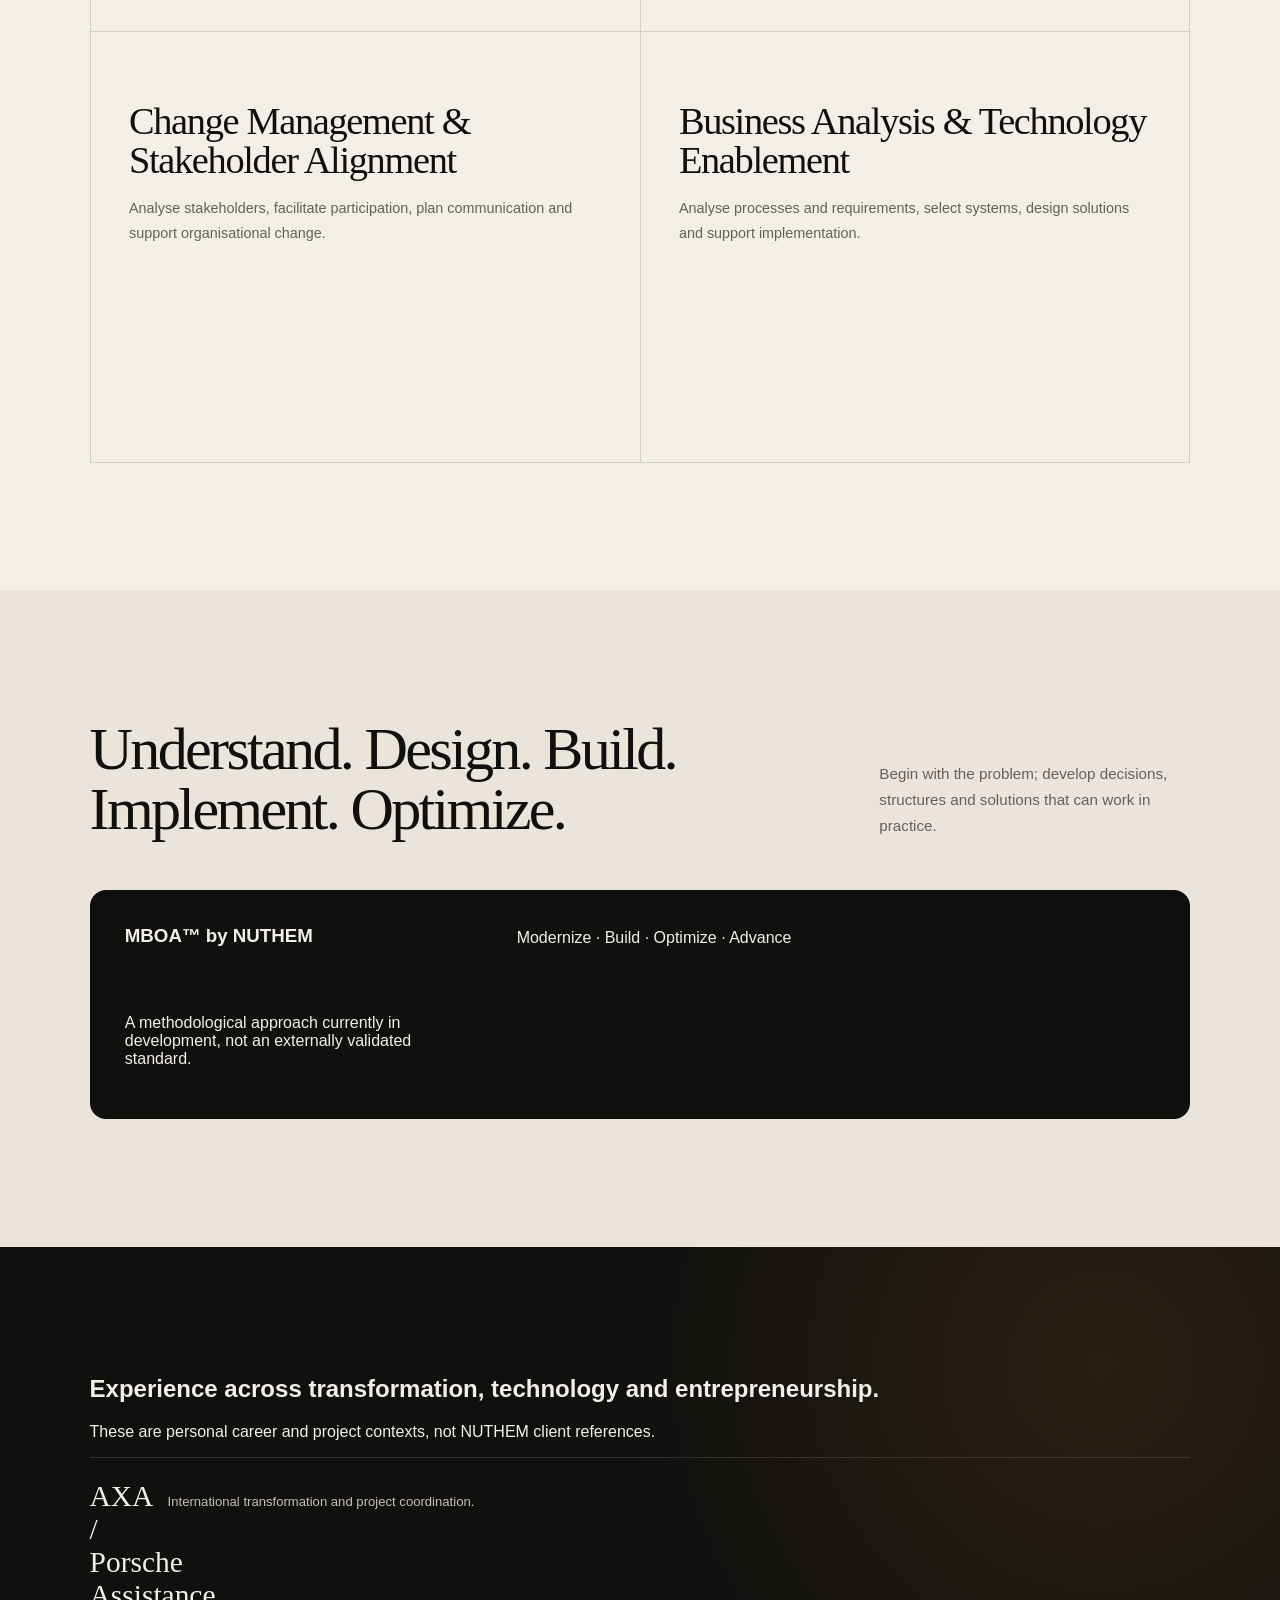
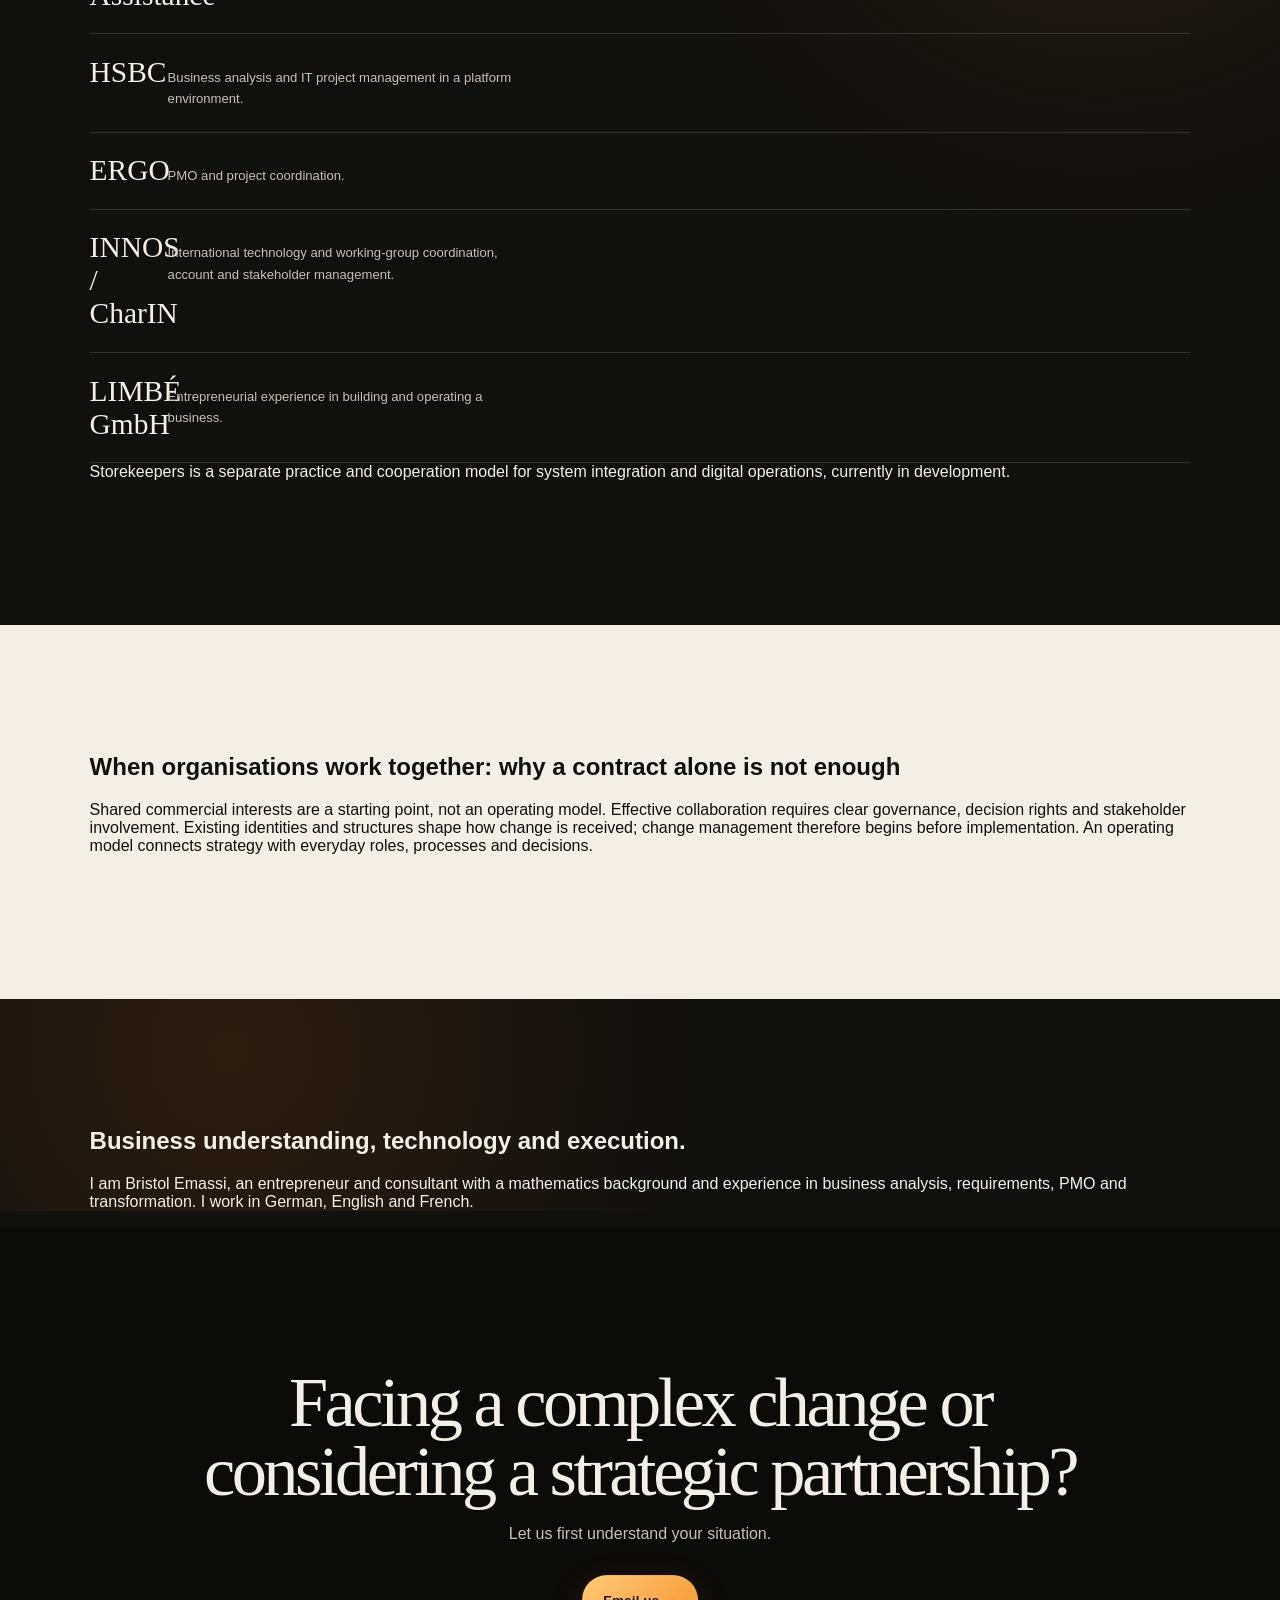
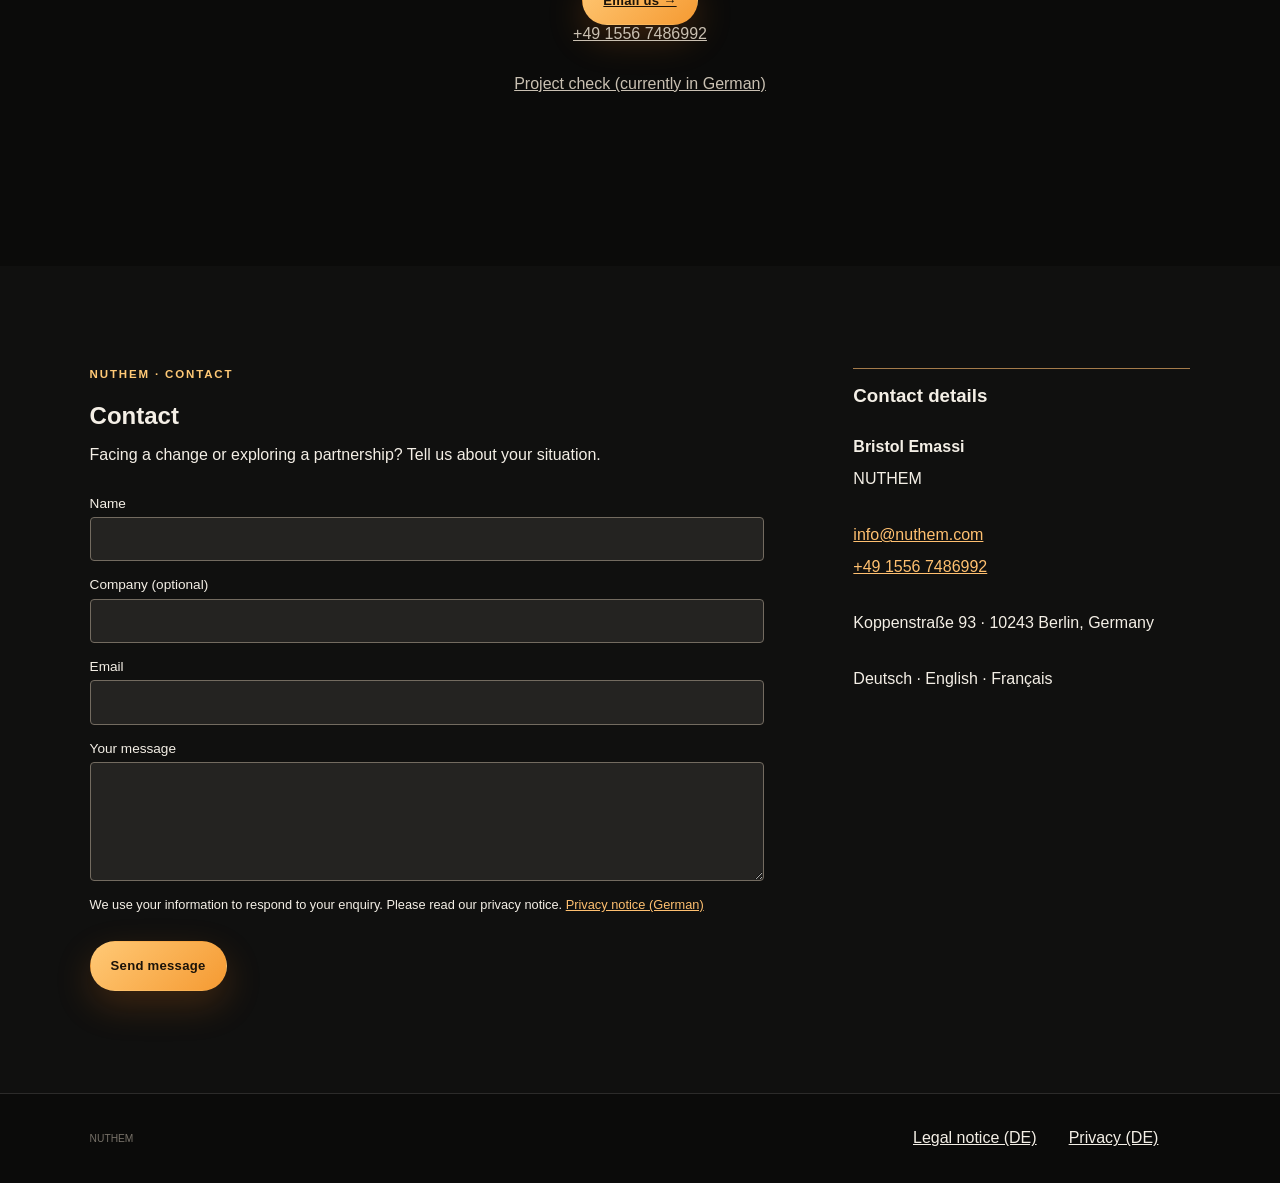
<file: en.html>
<!doctype html><html lang="en"><head><meta charset="utf-8"><meta name="viewport" content="width=device-width,initial-scale=1"><title>NUTHEM – Business & Transformation</title><link rel="stylesheet" href="styles.css"></head><body>
<header class="site-header"><a class="brand" href="en.html"><span class="brand-mark"><i></i><i></i><i></i></span><span>NUTHEM</span></a><nav class="nav-links"><a href="#services">Services</a><a href="#approach">Approach</a><a href="#experience">Experience</a><a href="#insight">Perspective</a></nav><nav class="language-switch" aria-label="Language"><a href="index.html" hreflang="de">DE</a><a href="en.html" aria-current="page">EN</a><a href="fr.html" hreflang="fr">FR</a></nav></header>
<main><section class="hero"><div class="hero-glow"></div><div class="hero-copy"><p class="eyebrow">Business × Process × Technology × Execution</p><h1>Understand complexity.<br><em>Make change happen.</em></h1><p class="hero-lead">NUTHEM analyses complex business problems, designs workable organisational and partnership models, and supports change from decision to implementation.</p><div class="hero-actions"><a class="button button-primary" href="mailto:info@nuthem.com">Start a conversation →</a><a class="text-link" href="#services">Explore services ↓</a></div><p>Working in German, English and French · Berlin / DACH</p></div><div class="hero-visual"><div class="portrait-frame"><img src="assets/bristol-portrait-warm.jpg" alt="Portrait of Bristol Emassi"><div class="portrait-shade"></div></div></div></section>
<section class="services-section" id="services"><div class="section-heading"><h2>From business challenge to practical implementation.</h2><p>Complex projects need commercial, organisational, human and technological perspectives to work together.</p></div><div class="service-grid"><article class="service-card"><h3>Business & Transformation Advisory</h3><p>Understand causes and economic impact, assess viable options, plan transformation and support delivery.</p></article><article class="service-card"><h3>Strategic Partnerships & Organizational Design</h3><p>Develop cooperation models, governance, roles, decision rights and shared operating models; support sales approaches and negotiation preparation.</p></article><article class="service-card"><h3>Change Management & Stakeholder Alignment</h3><p>Analyse stakeholders, facilitate participation, plan communication and support organisational change.</p></article><article class="service-card"><h3>Business Analysis & Technology Enablement</h3><p>Analyse processes and requirements, select systems, design solutions and support implementation.</p></article></div></section>
<section class="work-section" id="approach"><div class="section-heading"><h2>Understand. Design. Build. Implement. Optimize.</h2><p>Begin with the problem; develop decisions, structures and solutions that can work in practice.</p></div><div class="method-panel"><h3>MBOA™ by NUTHEM</h3><p>Modernize · Build · Optimize · Advance</p><p>A methodological approach currently in development, not an externally validated standard.</p></div></section>
<section class="experience-section" id="experience"><h2>Experience across transformation, technology and entrepreneurship.</h2><p>These are personal career and project contexts, not NUTHEM client references.</p><div class="experience-list"><article><h3>AXA / Porsche Assistance</h3><p>International transformation and project coordination.</p></article><article><h3>HSBC</h3><p>Business analysis and IT project management in a platform environment.</p></article><article><h3>ERGO</h3><p>PMO and project coordination.</p></article><article><h3>INNOS / CharIN</h3><p>International technology and working-group coordination, account and stakeholder management.</p></article><article><h3>LIMBÉ GmbH</h3><p>Entrepreneurial experience in building and operating a business.</p></article></div><p>Storekeepers is a separate practice and cooperation model for system integration and digital operations, currently in development.</p></section>
<section class="insight-section" id="insight"><h2>When organisations work together: why a contract alone is not enough</h2><p>Shared commercial interests are a starting point, not an operating model. Effective collaboration requires clear governance, decision rights and stakeholder involvement. Existing identities and structures shape how change is received; change management therefore begins before implementation. An operating model connects strategy with everyday roles, processes and decisions.</p></section>
<section class="about-section"><h2>Business understanding, technology and execution.</h2><p>I am Bristol Emassi, an entrepreneur and consultant with a mathematics background and experience in business analysis, requirements, PMO and transformation. I work in German, English and French.</p></section><section class="closing-cta"><h2>Facing a complex change or considering a strategic partnership?</h2><p>Let us first understand your situation.</p><a class="button button-primary" href="mailto:info@nuthem.com">Email us →</a><p><a href="tel:+4915567486992">+49 1556 7486992</a></p><p><a href="index.html">Project check (currently in German)</a></p></section></main><footer class="site-footer"><span>NUTHEM</span><a href="impressum.html">Legal notice (DE)</a><a href="datenschutz.html">Privacy (DE)</a></footer><script src="contact.js"></script></body></html>
</file>
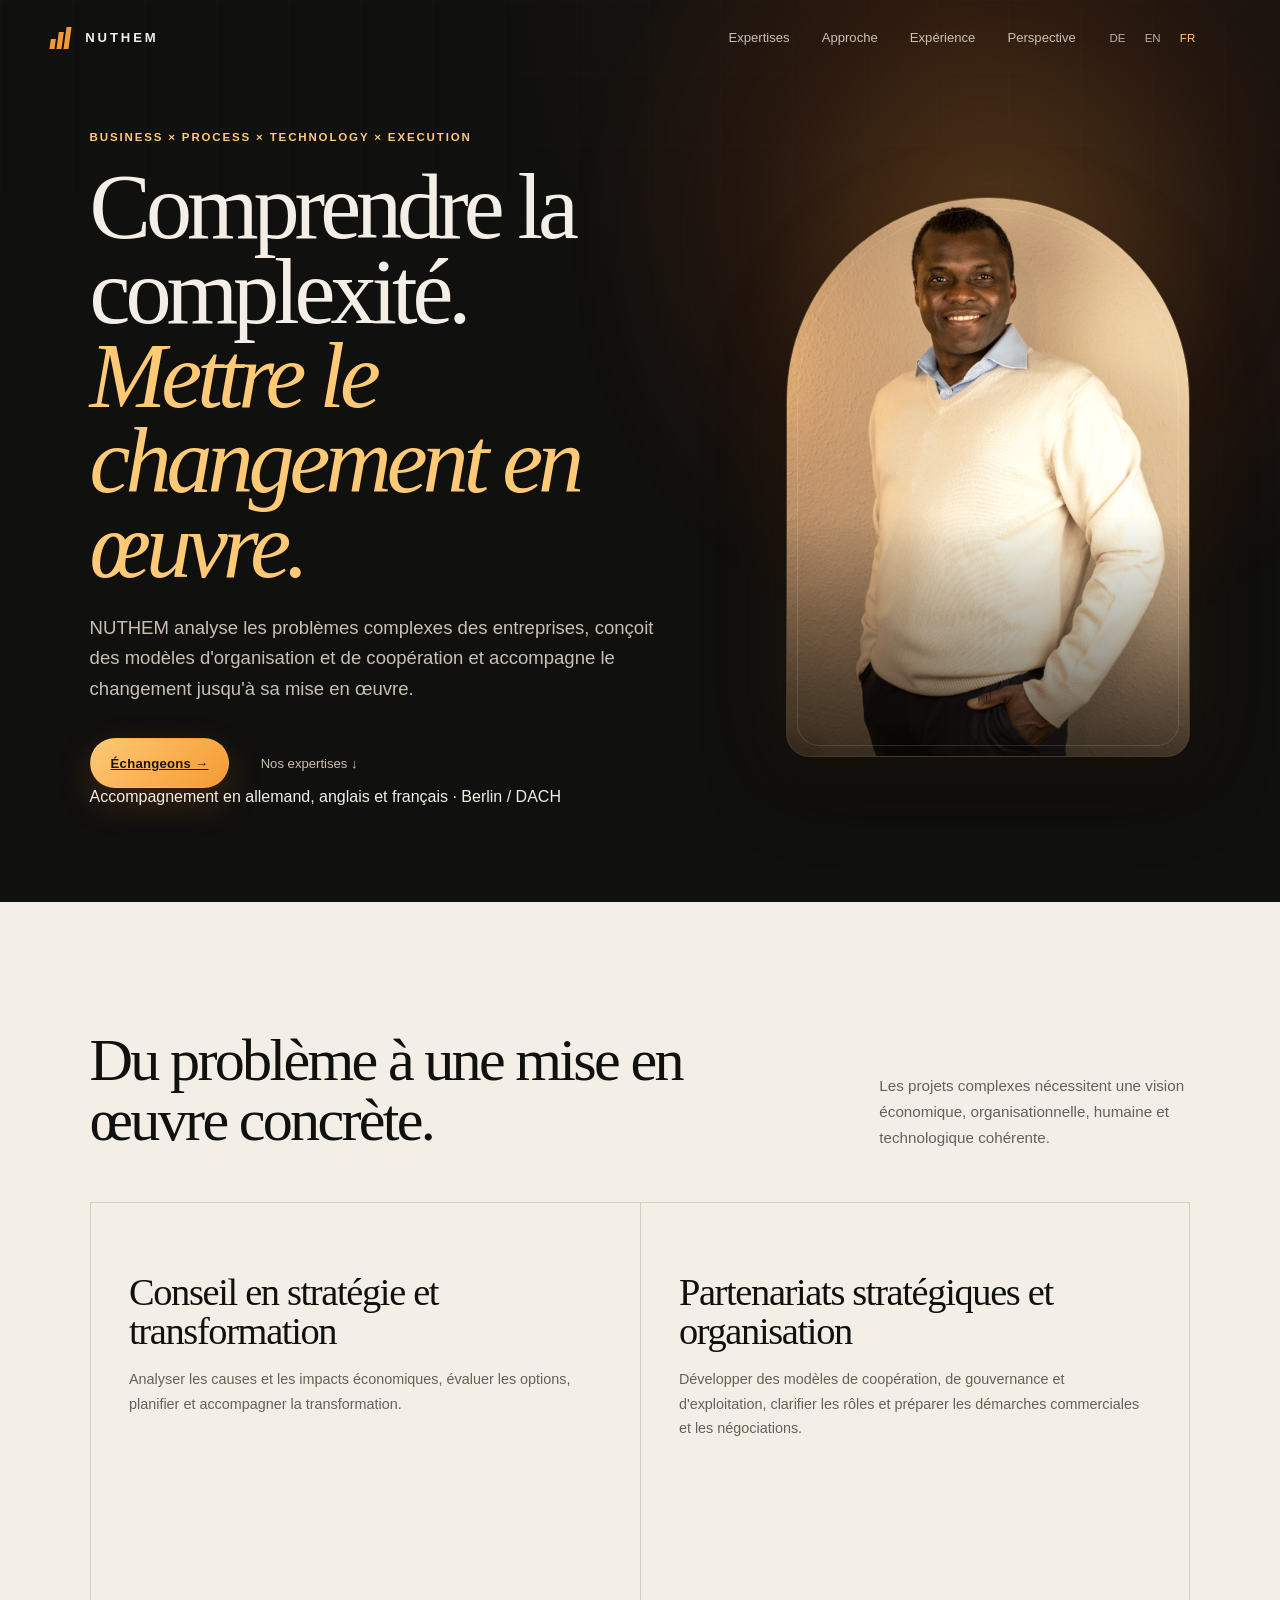
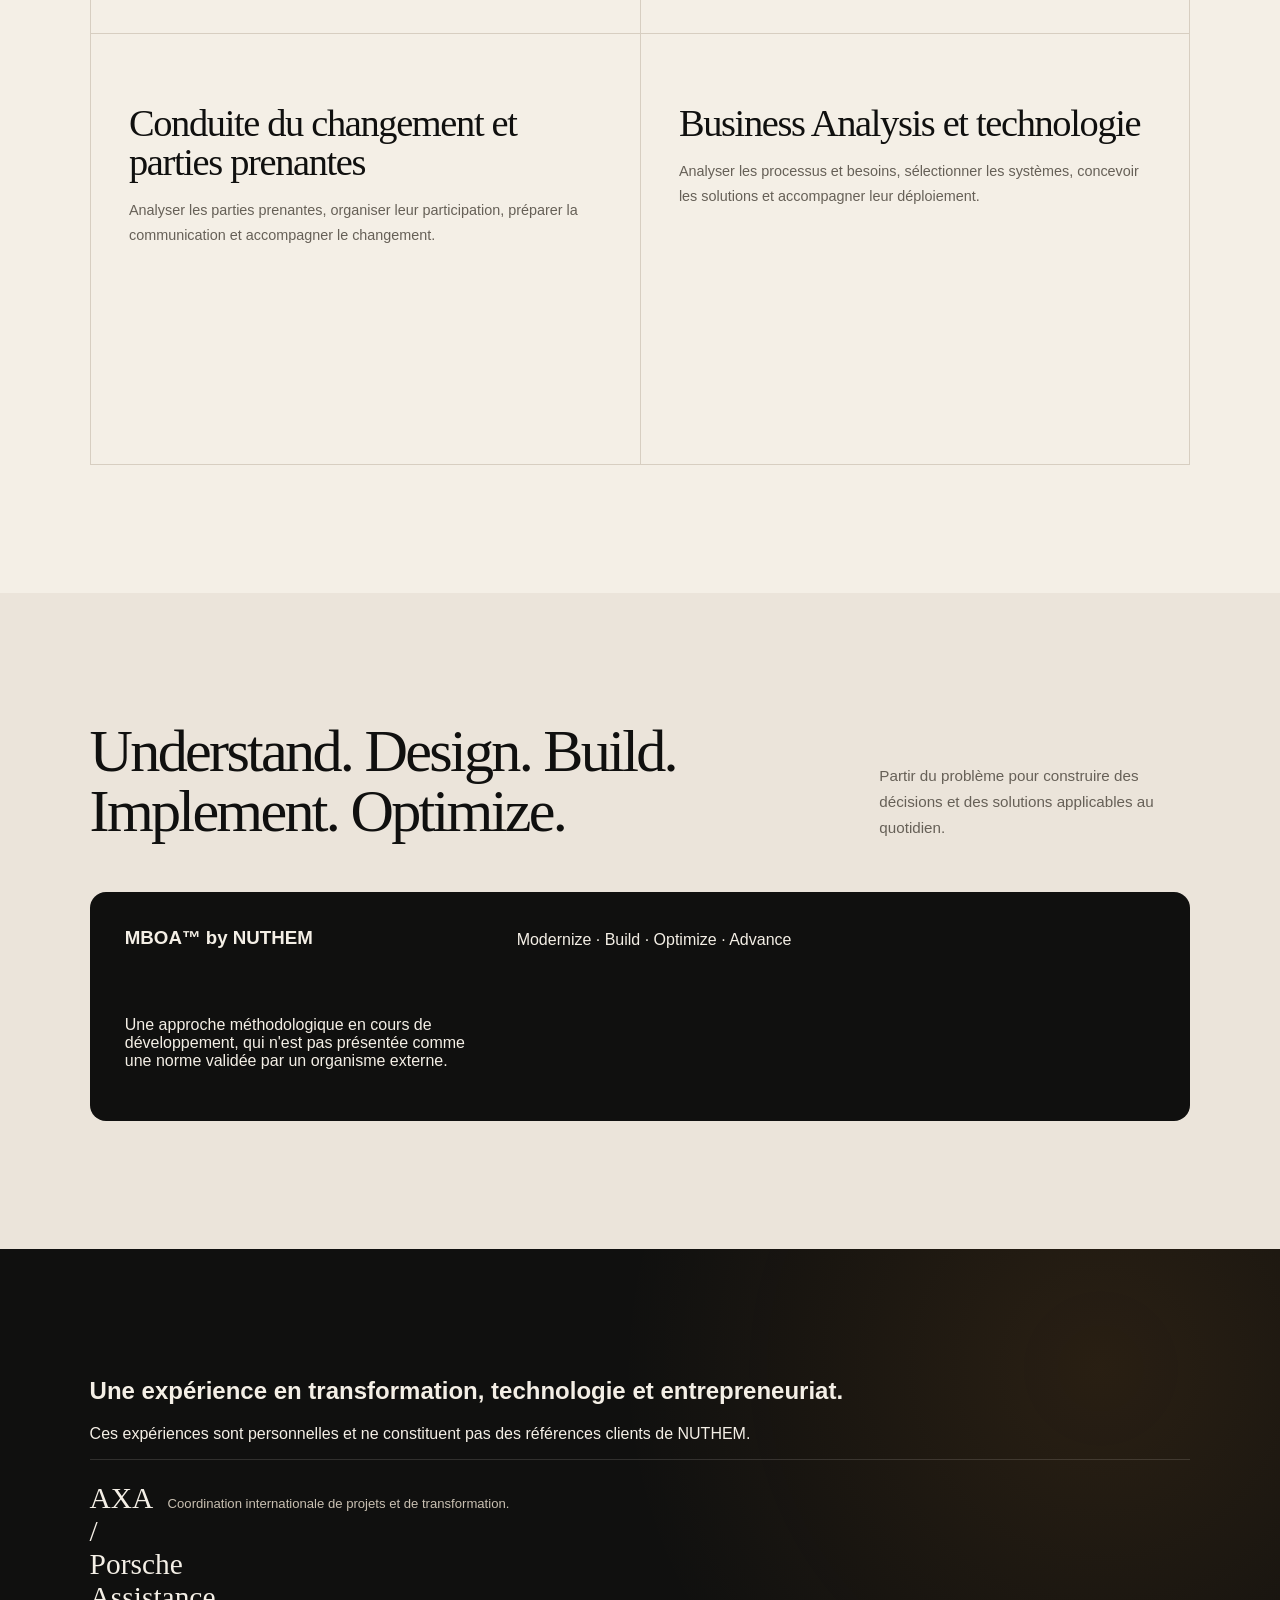
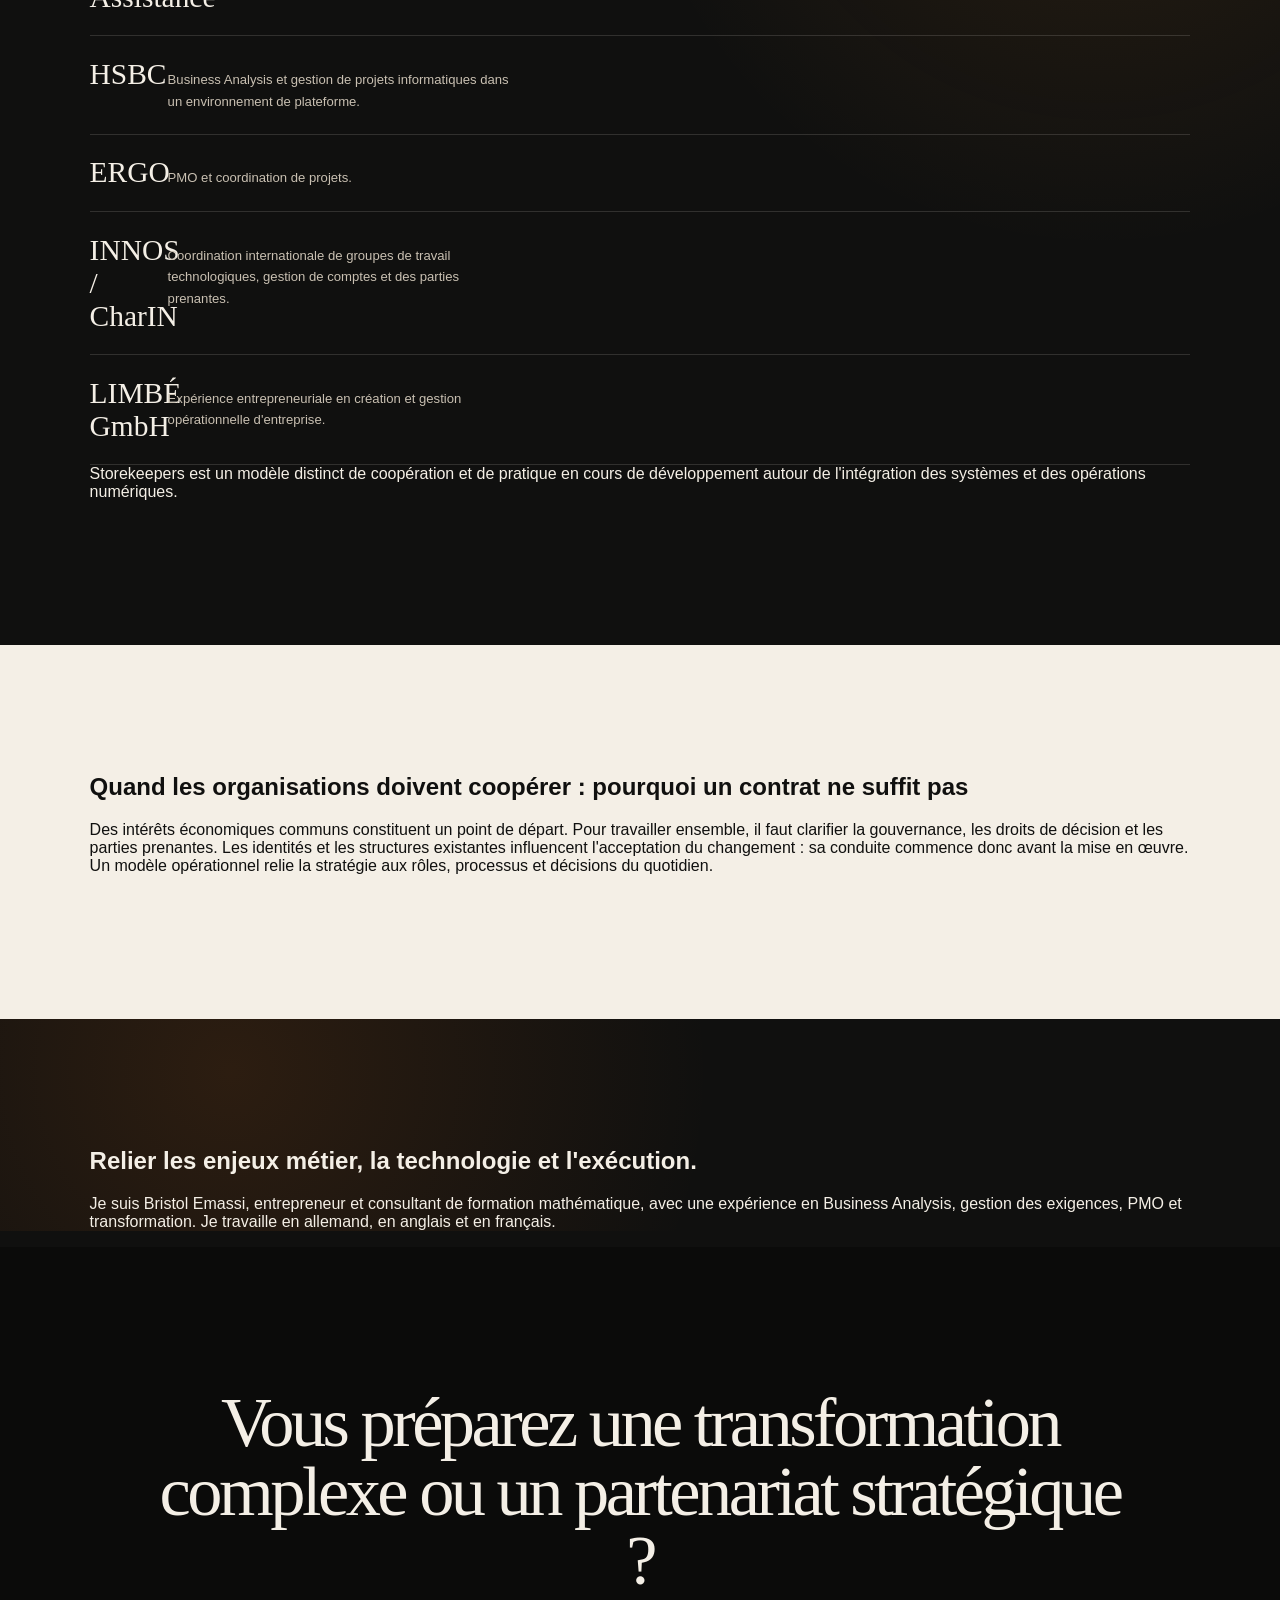
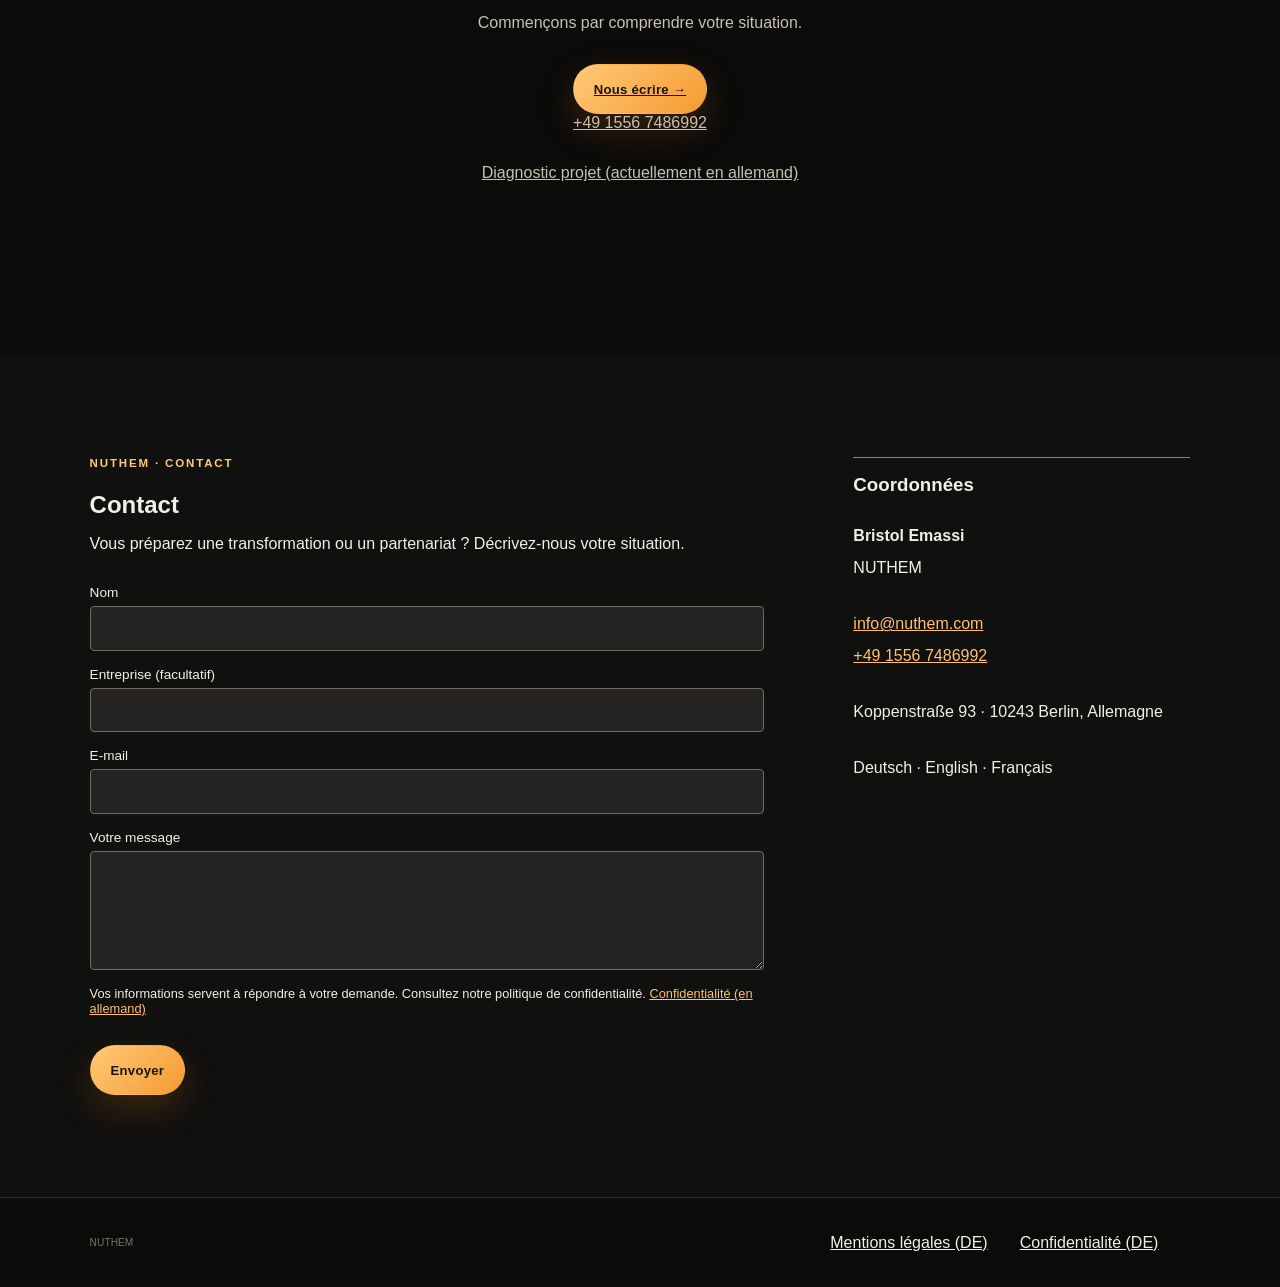
<file: fr.html>
<!doctype html><html lang="fr"><head><meta charset="utf-8"><meta name="viewport" content="width=device-width,initial-scale=1"><title>NUTHEM – Conseil & transformation</title><link rel="stylesheet" href="styles.css"></head><body>
<header class="site-header"><a class="brand" href="fr.html"><span class="brand-mark"><i></i><i></i><i></i></span><span>NUTHEM</span></a><nav class="nav-links"><a href="#services">Expertises</a><a href="#approach">Approche</a><a href="#experience">Expérience</a><a href="#insight">Perspective</a></nav><nav class="language-switch" aria-label="Langue"><a href="index.html" hreflang="de">DE</a><a href="en.html" hreflang="en">EN</a><a href="fr.html" aria-current="page">FR</a></nav></header>
<main><section class="hero"><div class="hero-glow"></div><div class="hero-copy"><p class="eyebrow">Business × Process × Technology × Execution</p><h1>Comprendre la complexité.<br><em>Mettre le changement en œuvre.</em></h1><p class="hero-lead">NUTHEM analyse les problèmes complexes des entreprises, conçoit des modèles d'organisation et de coopération et accompagne le changement jusqu'à sa mise en œuvre.</p><div class="hero-actions"><a class="button button-primary" href="mailto:info@nuthem.com">Échangeons →</a><a class="text-link" href="#services">Nos expertises ↓</a></div><p>Accompagnement en allemand, anglais et français · Berlin / DACH</p></div><div class="hero-visual"><div class="portrait-frame"><img src="assets/bristol-portrait-warm.jpg" alt="Portrait de Bristol Emassi"><div class="portrait-shade"></div></div></div></section>
<section class="services-section" id="services"><div class="section-heading"><h2>Du problème à une mise en œuvre concrète.</h2><p>Les projets complexes nécessitent une vision économique, organisationnelle, humaine et technologique cohérente.</p></div><div class="service-grid"><article class="service-card"><h3>Conseil en stratégie et transformation</h3><p>Analyser les causes et les impacts économiques, évaluer les options, planifier et accompagner la transformation.</p></article><article class="service-card"><h3>Partenariats stratégiques et organisation</h3><p>Développer des modèles de coopération, de gouvernance et d'exploitation, clarifier les rôles et préparer les démarches commerciales et les négociations.</p></article><article class="service-card"><h3>Conduite du changement et parties prenantes</h3><p>Analyser les parties prenantes, organiser leur participation, préparer la communication et accompagner le changement.</p></article><article class="service-card"><h3>Business Analysis et technologie</h3><p>Analyser les processus et besoins, sélectionner les systèmes, concevoir les solutions et accompagner leur déploiement.</p></article></div></section>
<section class="work-section" id="approach"><div class="section-heading"><h2>Understand. Design. Build. Implement. Optimize.</h2><p>Partir du problème pour construire des décisions et des solutions applicables au quotidien.</p></div><div class="method-panel"><h3>MBOA™ by NUTHEM</h3><p>Modernize · Build · Optimize · Advance</p><p>Une approche méthodologique en cours de développement, qui n'est pas présentée comme une norme validée par un organisme externe.</p></div></section>
<section class="experience-section" id="experience"><h2>Une expérience en transformation, technologie et entrepreneuriat.</h2><p>Ces expériences sont personnelles et ne constituent pas des références clients de NUTHEM.</p><div class="experience-list"><article><h3>AXA / Porsche Assistance</h3><p>Coordination internationale de projets et de transformation.</p></article><article><h3>HSBC</h3><p>Business Analysis et gestion de projets informatiques dans un environnement de plateforme.</p></article><article><h3>ERGO</h3><p>PMO et coordination de projets.</p></article><article><h3>INNOS / CharIN</h3><p>Coordination internationale de groupes de travail technologiques, gestion de comptes et des parties prenantes.</p></article><article><h3>LIMBÉ GmbH</h3><p>Expérience entrepreneuriale en création et gestion opérationnelle d'entreprise.</p></article></div><p>Storekeepers est un modèle distinct de coopération et de pratique en cours de développement autour de l'intégration des systèmes et des opérations numériques.</p></section>
<section class="insight-section" id="insight"><h2>Quand les organisations doivent coopérer : pourquoi un contrat ne suffit pas</h2><p>Des intérêts économiques communs constituent un point de départ. Pour travailler ensemble, il faut clarifier la gouvernance, les droits de décision et les parties prenantes. Les identités et les structures existantes influencent l'acceptation du changement : sa conduite commence donc avant la mise en œuvre. Un modèle opérationnel relie la stratégie aux rôles, processus et décisions du quotidien.</p></section>
<section class="about-section"><h2>Relier les enjeux métier, la technologie et l'exécution.</h2><p>Je suis Bristol Emassi, entrepreneur et consultant de formation mathématique, avec une expérience en Business Analysis, gestion des exigences, PMO et transformation. Je travaille en allemand, en anglais et en français.</p></section><section class="closing-cta"><h2>Vous préparez une transformation complexe ou un partenariat stratégique ?</h2><p>Commençons par comprendre votre situation.</p><a class="button button-primary" href="mailto:info@nuthem.com">Nous écrire →</a><p><a href="tel:+4915567486992">+49 1556 7486992</a></p><p><a href="index.html">Diagnostic projet (actuellement en allemand)</a></p></section></main><footer class="site-footer"><span>NUTHEM</span><a href="impressum.html">Mentions légales (DE)</a><a href="datenschutz.html">Confidentialité (DE)</a></footer><script src="contact.js"></script></body></html>
</file>
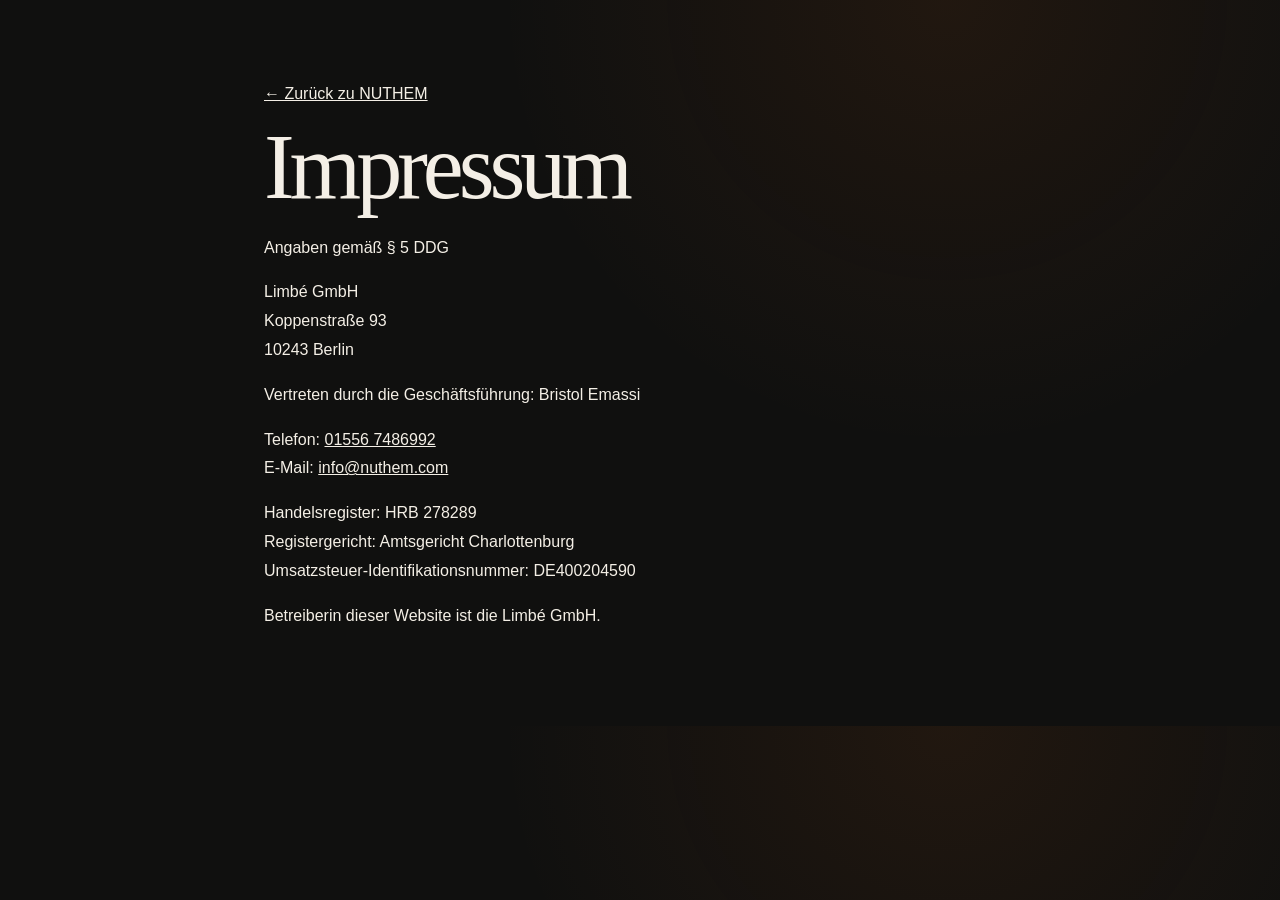
<file: impressum.html>
<!doctype html>
<html lang="de"><head><meta charset="utf-8"><meta name="viewport" content="width=device-width, initial-scale=1"><title>Impressum – NUTHEM</title><link rel="stylesheet" href="styles.css"></head>
<body><main style="max-width:800px;margin:0 auto;padding:5rem 1.5rem;line-height:1.8"><p><a href="index.html">← Zurück zu NUTHEM</a></p><h1>Impressum</h1><p>Angaben gemäß § 5 DDG</p><p>Limbé GmbH<br>Koppenstraße 93<br>10243 Berlin</p><p>Vertreten durch die Geschäftsführung: Bristol Emassi</p><p>Telefon: <a href="tel:+4915567486992">01556 7486992</a><br>E-Mail: <a href="mailto:info@nuthem.com">info@nuthem.com</a></p><p>Handelsregister: HRB 278289<br>Registergericht: Amtsgericht Charlottenburg<br>Umsatzsteuer-Identifikationsnummer: DE400204590</p><p>Betreiberin dieser Website ist die Limbé GmbH.</p></main></body></html>
</file>
<file: styles.css>
:root {
  --carbon: #10100f;
  --carbon-soft: #171613;
  --carbon-lift: #201e1a;
  --ivory: #f4efe6;
  --ivory-muted: #c9c0b2;
  --line: rgba(244, 239, 230, 0.14);
  --amber: #f59a32;
  --amber-deep: #d66e19;
  --amber-pale: #ffc976;
  --shadow: 0 26px 80px rgba(0, 0, 0, 0.42);
  --sans: Inter, ui-sans-serif, -apple-system, BlinkMacSystemFont, "Segoe UI", sans-serif;
  --serif: Iowan Old Style, Baskerville, "Times New Roman", serif;
}

* { box-sizing: border-box; }

html { scroll-behavior: smooth; }

body {
  margin: 0;
  color: var(--ivory);
  background:
    radial-gradient(circle at 74% 0%, rgba(232, 108, 22, 0.08), transparent 28rem),
    var(--carbon);
  font-family: var(--sans);
  -webkit-font-smoothing: antialiased;
}

body.modal-open { overflow: hidden; }

button, a { -webkit-tap-highlight-color: transparent; }
button { font: inherit; }
a { color: inherit; }

.skip-link {
  position: fixed;
  left: 1rem;
  top: 1rem;
  z-index: 1000;
  padding: .75rem 1rem;
  color: var(--carbon);
  background: var(--ivory);
  transform: translateY(-150%);
}
.skip-link:focus { transform: translateY(0); }

.site-header {
  position: fixed;
  z-index: 50;
  top: 0;
  left: 0;
  right: 0;
  display: grid;
  grid-template-columns: 1fr auto 1fr;
  align-items: center;
  min-height: 76px;
  padding: 0 clamp(1.1rem, 4vw, 4.5rem);
  border-bottom: 1px solid transparent;
  transition: background .25s ease, border-color .25s ease, backdrop-filter .25s ease;
}

.site-header.scrolled {
  background: rgba(16, 16, 15, 0.82);
  border-color: var(--line);
  backdrop-filter: blur(18px);
}

.brand {
  display: inline-flex;
  align-items: center;
  gap: .75rem;
  width: max-content;
  font-size: .82rem;
  font-weight: 760;
  letter-spacing: .22em;
  text-decoration: none;
}

.brand-mark {
  display: inline-flex;
  align-items: flex-end;
  gap: 2px;
  width: 22px;
  height: 22px;
  transform: skew(-8deg);
}
.brand-mark i { display: block; width: 5px; background: var(--amber); }
.brand-mark i:nth-child(1) { height: 10px; }
.brand-mark i:nth-child(2) { height: 17px; }
.brand-mark i:nth-child(3) { height: 22px; }

.nav-links { display: flex; gap: 2rem; }
.nav-links a {
  color: var(--ivory-muted);
  font-size: .82rem;
  text-decoration: none;
  transition: color .2s ease;
}
.nav-links a:hover, .nav-links a:focus-visible { color: var(--ivory); }

.site-header > .button { justify-self: end; }

.button {
  display: inline-flex;
  justify-content: center;
  align-items: center;
  gap: .75rem;
  min-height: 50px;
  padding: .8rem 1.25rem;
  border: 1px solid transparent;
  border-radius: 999px;
  cursor: pointer;
  font-size: .82rem;
  font-weight: 720;
  letter-spacing: .02em;
  transition: transform .2s ease, color .2s ease, background .2s ease, border-color .2s ease, box-shadow .2s ease;
}
.button:hover { transform: translateY(-2px); }
.button:focus-visible, .answer:focus-visible, .check-close:focus-visible, .back-button:focus-visible, .footer-link:focus-visible {
  outline: 2px solid var(--amber-pale);
  outline-offset: 3px;
}
.button svg { width: 18px; fill: none; stroke: currentColor; stroke-width: 1.6; }
.button-primary {
  color: #1b1309;
  background: linear-gradient(135deg, var(--amber-pale), var(--amber));
  box-shadow: 0 14px 36px rgba(224, 113, 21, .22);
}
.button-primary:hover { box-shadow: 0 18px 44px rgba(224, 113, 21, .32); }
.button-ghost { color: var(--ivory); background: transparent; border-color: var(--line); }
.button-ghost:hover { border-color: rgba(244, 239, 230, .4); background: rgba(255,255,255,.04); }
.button-small { min-height: 39px; padding: .55rem 1rem; font-size: .74rem; }

.hero {
  position: relative;
  isolation: isolate;
  display: grid;
  grid-template-columns: minmax(0, 1.1fr) minmax(300px, .75fr);
  gap: clamp(3rem, 8vw, 8rem);
  align-items: center;
  min-height: 100svh;
  padding: 8.2rem clamp(1.25rem, 7vw, 8rem) 5rem;
  overflow: hidden;
}

.hero::before {
  content: "";
  position: absolute;
  z-index: -3;
  inset: 0;
  opacity: .32;
  background-image: linear-gradient(rgba(255,255,255,.035) 1px, transparent 1px), linear-gradient(90deg, rgba(255,255,255,.035) 1px, transparent 1px);
  background-size: 72px 72px;
  mask-image: linear-gradient(to bottom, black, transparent 78%);
}

.hero-glow {
  position: absolute;
  z-index: -2;
  right: -12vw;
  top: -22vh;
  width: min(68vw, 920px);
  aspect-ratio: 1;
  border-radius: 50%;
  background: radial-gradient(circle, rgba(255, 165, 68, .24), rgba(191, 64, 8, .09) 40%, transparent 69%);
  filter: blur(12px);
  pointer-events: none;
}

.eyebrow {
  display: flex;
  align-items: center;
  gap: .7rem;
  margin: 0 0 1.35rem;
  color: var(--amber-pale);
  font-size: .72rem;
  font-weight: 720;
  letter-spacing: .16em;
  text-transform: uppercase;
}
.eyebrow > span { width: 28px; height: 1px; background: currentColor; }

h1, h2, h3, p { margin-top: 0; }

h1 {
  max-width: 820px;
  margin-bottom: 1.5rem;
  font-family: var(--serif);
  font-size: clamp(3.4rem, 7.2vw, 7.6rem);
  font-weight: 400;
  letter-spacing: -.055em;
  line-height: .92;
}
h1 em { color: var(--amber-pale); font-weight: 400; }

.hero-lead {
  max-width: 650px;
  margin-bottom: 2.1rem;
  color: var(--ivory-muted);
  font-size: clamp(1rem, 1.45vw, 1.22rem);
  line-height: 1.65;
}

.hero-actions { display: flex; align-items: center; gap: 1.25rem; }
.text-link {
  padding: .7rem;
  color: var(--ivory-muted);
  font-size: .82rem;
  text-decoration: none;
}
.text-link span { margin-left: .35rem; color: var(--amber); }

.hero-proof {
  display: grid;
  grid-template-columns: repeat(4, minmax(0, 1fr));
  max-width: 760px;
  margin-top: clamp(3rem, 7vh, 5rem);
  border-top: 1px solid var(--line);
}
.hero-proof div { display: grid; gap: .35rem; padding: 1rem .7rem 0 0; }
.hero-proof strong { font-size: .72rem; }
.hero-proof span { color: #8f887e; font-size: .66rem; line-height: 1.35; }

.hero-visual { position: relative; max-width: 480px; justify-self: end; width: 100%; }
.portrait-frame {
  position: relative;
  aspect-ratio: 3 / 4.15;
  border: 1px solid rgba(255, 194, 112, .23);
  border-radius: 240px 240px 28px 28px;
  overflow: hidden;
  box-shadow: var(--shadow), 0 0 80px rgba(234, 124, 36, .12);
}
.portrait-frame::after {
  content: "";
  position: absolute;
  inset: 10px;
  border: 1px solid rgba(255,255,255,.13);
  border-radius: inherit;
  pointer-events: none;
}
.portrait-frame img { width: 100%; height: 100%; object-fit: cover; object-position: 50% 40%; filter: saturate(.82) contrast(1.03); }
.portrait-shade { position: absolute; inset: 0; background: linear-gradient(to top, rgba(13, 10, 7, .68), transparent 43%); }
.portrait-caption {
  position: absolute;
  left: 1.7rem;
  right: 1.7rem;
  bottom: 1.7rem;
  display: flex;
  align-items: center;
  gap: .6rem;
  font-size: .72rem;
}
.status-dot { width: 7px; height: 7px; border-radius: 50%; background: var(--amber-pale); box-shadow: 0 0 16px var(--amber); }
.signal-card {
  position: absolute;
  right: -1.5rem;
  bottom: 16%;
  display: grid;
  gap: .24rem;
  min-width: 220px;
  padding: 1rem 1.2rem;
  border: 1px solid rgba(255,255,255,.15);
  border-radius: 14px;
  background: rgba(25, 21, 17, .82);
  box-shadow: 0 16px 48px rgba(0,0,0,.35);
  backdrop-filter: blur(14px);
}
.signal-card span { color: var(--amber-pale); font-size: .6rem; letter-spacing: .13em; text-transform: uppercase; }
.signal-card strong { font-family: var(--serif); font-size: 1.32rem; font-weight: 400; }
.signal-card small { color: var(--ivory-muted); font-size: .66rem; }

.services-section,
.work-section,
.experience-section,
.insight-section {
  padding: clamp(5rem, 10vw, 9rem) clamp(1.25rem, 7vw, 8rem);
}

.services-section {
  background: var(--ivory);
  color: var(--carbon);
}
.services-section .eyebrow,
.work-section .eyebrow,
.insight-section .eyebrow { color: var(--amber-deep); }

.service-grid {
  display: grid;
  grid-template-columns: repeat(2, minmax(0, 1fr));
  gap: 1px;
  border: 1px solid #d7cec1;
  background: #d7cec1;
}
.service-card {
  display: flex;
  flex-direction: column;
  min-height: 430px;
  padding: clamp(1.5rem, 3vw, 2.5rem);
  background: var(--ivory);
  transition: background .25s ease, transform .25s ease, box-shadow .25s ease;
}
.service-card:hover {
  z-index: 1;
  background: #fffaf1;
  box-shadow: 0 20px 50px rgba(50, 35, 18, .12);
  transform: translateY(-4px);
}
.service-topline {
  display: flex;
  justify-content: space-between;
  padding-bottom: 1.1rem;
  border-bottom: 1px solid #d7cec1;
  color: #8e857a;
  font-size: .64rem;
  letter-spacing: .14em;
  text-transform: uppercase;
}
.service-topline i { color: var(--amber-deep); font-style: normal; }
.service-card h3 {
  max-width: 580px;
  margin: 2rem 0 1rem;
  font-family: var(--serif);
  font-size: clamp(2rem, 3vw, 3.2rem);
  font-weight: 400;
  letter-spacing: -.035em;
  line-height: 1.02;
}
.service-card > p { max-width: 610px; color: #666057; font-size: .9rem; line-height: 1.7; }
.service-card ul { display: grid; gap: .62rem; margin: 1rem 0 2rem; padding: 0; list-style: none; }
.service-card li { position: relative; padding-left: 1.1rem; color: #3c3832; font-size: .78rem; line-height: 1.45; }
.service-card li::before { content: ""; position: absolute; left: 0; top: .55em; width: 5px; height: 5px; border-radius: 50%; background: var(--amber-deep); }
.service-card small { margin-top: auto; padding-top: 1rem; border-top: 1px solid #ded5c8; color: #786f64; font-size: .68rem; line-height: 1.5; }

.work-section {
  background: #ebe4da;
  color: var(--carbon);
}
.section-heading {
  display: grid;
  grid-template-columns: minmax(0, 1.4fr) minmax(260px, .6fr);
  gap: 4rem;
  align-items: end;
  margin-bottom: 3.2rem;
}
.section-heading h2, .about-copy h2 {
  margin: 0;
  font-family: var(--serif);
  font-size: clamp(2.5rem, 4.7vw, 5.2rem);
  font-weight: 400;
  letter-spacing: -.045em;
  line-height: 1;
}
.section-heading > p { margin: 0; color: #666057; font-size: .95rem; line-height: 1.7; }

.capability-grid {
  display: grid;
  grid-template-columns: repeat(3, minmax(0, 1fr));
  border-top: 1px solid #d7cec1;
  border-left: 1px solid #d7cec1;
}
.capability {
  position: relative;
  min-height: 285px;
  padding: 1.4rem;
  border-right: 1px solid #d7cec1;
  border-bottom: 1px solid #d7cec1;
  overflow: hidden;
  transition: color .25s ease, background .25s ease, transform .25s ease;
}
.capability::before {
  content: "";
  position: absolute;
  right: -70px;
  bottom: -85px;
  width: 170px;
  height: 170px;
  border-radius: 50%;
  background: radial-gradient(circle, rgba(255, 179, 79, .65), transparent 68%);
  opacity: 0;
  transition: opacity .3s ease;
}
.capability:hover, .capability.active { color: var(--ivory); background: var(--carbon-soft); transform: translateY(-4px); box-shadow: 0 20px 40px rgba(25, 19, 12, .14); }
.capability:hover::before, .capability.active::before { opacity: 1; }
.capability-number { display: block; margin-bottom: 2.5rem; color: #8e857a; font-size: .66rem; letter-spacing: .14em; }
.capability-icon { position: absolute; top: 1.2rem; right: 1.3rem; color: var(--amber-deep); font-family: var(--serif); font-size: 1.5rem; }
.capability h3 { margin-bottom: .75rem; font-family: var(--serif); font-size: 1.75rem; font-weight: 400; }
.capability p { max-width: 310px; color: #746d64; font-size: .78rem; line-height: 1.6; }
.capability:hover p, .capability.active p { color: var(--ivory-muted); }
.capability-tag {
  position: absolute;
  left: 1.4rem;
  bottom: 1.3rem;
  color: var(--amber-deep);
  font-size: .62rem;
  font-weight: 760;
  letter-spacing: .14em;
  text-transform: uppercase;
}
.capability:hover .capability-tag, .capability.active .capability-tag { color: var(--amber-pale); }

.method-panel {
  display: grid;
  grid-template-columns: minmax(220px, .7fr) minmax(0, 1.3fr);
  gap: 3rem;
  align-items: center;
  margin-top: 2rem;
  padding: 2.2rem;
  color: var(--ivory);
  background: var(--carbon);
  border-radius: 16px;
}
.mini-label { margin-bottom: .65rem; color: var(--amber-deep); font-size: .64rem; font-weight: 760; letter-spacing: .15em; text-transform: uppercase; }
.method-intro h3 { margin: 0; font-family: var(--serif); font-size: clamp(1.6rem, 2.6vw, 2.5rem); font-weight: 400; line-height: 1.1; }
.method-line { display: grid; grid-template-columns: repeat(5, 1fr); }
.method-step { position: relative; display: grid; gap: 1.7rem; padding-right: .6rem; }
.method-step::before { content: ""; position: absolute; top: 16px; left: 22px; right: 0; height: 1px; background: linear-gradient(90deg, var(--amber), rgba(255,255,255,.15)); }
.method-step:last-child::before { display: none; }
.method-step span { z-index: 1; display: grid; place-items: center; width: 32px; height: 32px; border: 1px solid rgba(255,255,255,.2); border-radius: 50%; color: var(--amber-pale); background: var(--carbon); font-size: .58rem; }
.method-step strong { font-size: .66rem; font-weight: 620; }

.mboa-note {
  grid-column: 1 / -1;
  display: grid;
  grid-template-columns: minmax(180px, .6fr) minmax(220px, .8fr) minmax(220px, 1fr);
  gap: .5rem 2rem;
  align-items: center;
  margin-top: .2rem;
  padding-top: 1.35rem;
  border-top: 1px solid var(--line);
}
.mboa-note > span { color: var(--amber-pale); font-size: .6rem; font-weight: 760; letter-spacing: .13em; text-transform: uppercase; }
.mboa-note strong { font-family: var(--serif); font-size: 1.3rem; font-weight: 400; }
.mboa-note p { margin: 0; color: var(--ivory-muted); font-size: .72rem; letter-spacing: .05em; }
.mboa-note small { grid-column: 2 / -1; color: #817b72; font-size: .62rem; line-height: 1.5; }

.experience-section {
  color: var(--ivory);
  background:
    radial-gradient(circle at 86% 12%, rgba(245, 154, 50, .11), transparent 30rem),
    var(--carbon);
}
.experience-section .section-heading > p { color: var(--ivory-muted); }
.experience-list { border-top: 1px solid var(--line); }
.experience-list article {
  display: grid;
  grid-template-columns: 54px minmax(220px, .7fr) minmax(260px, 1.3fr);
  gap: 1.5rem;
  align-items: baseline;
  padding: 1.35rem 0;
  border-bottom: 1px solid var(--line);
}
.experience-list article > span { color: var(--amber); font-size: .62rem; letter-spacing: .13em; }
.experience-list h3 { margin: 0; font-family: var(--serif); font-size: clamp(1.35rem, 2.3vw, 2.15rem); font-weight: 400; }
.experience-list p { margin: 0; color: var(--ivory-muted); font-size: .82rem; line-height: 1.65; }
.practice-model {
  display: grid;
  grid-template-columns: minmax(220px, .7fr) minmax(280px, 1.3fr);
  gap: 2rem;
  margin-top: 2.5rem;
  padding: 1.6rem;
  border: 1px solid rgba(255, 201, 118, .26);
  border-radius: 16px;
  background: linear-gradient(135deg, rgba(245,154,50,.09), rgba(255,255,255,.02));
}
.practice-model h3 { margin: 0; font-family: var(--serif); font-size: 2rem; font-weight: 400; }
.practice-model > p { margin: 0; color: var(--ivory-muted); font-size: .82rem; line-height: 1.7; }

.insight-section { color: var(--carbon); background: var(--ivory); }
.insight-header { max-width: 1040px; }
.article-meta { margin-bottom: 1.2rem; color: #867c6f; font-size: .66rem; letter-spacing: .1em; text-transform: uppercase; }
.insight-header h2 {
  margin-bottom: 1.5rem;
  font-family: var(--serif);
  font-size: clamp(2.7rem, 5.4vw, 6.2rem);
  font-weight: 400;
  letter-spacing: -.05em;
  line-height: .96;
}
.insight-lead { max-width: 760px; color: #5f584f; font-size: clamp(1rem, 1.5vw, 1.22rem); line-height: 1.72; }
.insight-grid {
  display: grid;
  grid-template-columns: repeat(2, minmax(0, 1fr));
  margin-top: 4rem;
  border-top: 1px solid #d7cec1;
  border-left: 1px solid #d7cec1;
}
.insight-grid article { min-height: 300px; padding: 1.6rem; border-right: 1px solid #d7cec1; border-bottom: 1px solid #d7cec1; }
.insight-grid article:last-child { grid-column: 1 / -1; min-height: 230px; }
.insight-grid article > span { color: var(--amber-deep); font-size: .62rem; letter-spacing: .13em; }
.insight-grid h3 { max-width: 520px; margin: 2.5rem 0 .8rem; font-family: var(--serif); font-size: clamp(1.45rem, 2.4vw, 2.3rem); font-weight: 400; line-height: 1.08; }
.insight-grid p { max-width: 660px; margin: 0; color: #696158; font-size: .8rem; line-height: 1.7; }
.insight-quote { margin: 3rem 0 0; padding: 2rem 0 0; border-top: 1px solid #d7cec1; }
.insight-quote p { max-width: 980px; margin: 0; font-family: var(--serif); font-size: clamp(2rem, 4vw, 4.4rem); line-height: 1.03; }

.about-section {
  padding: clamp(5rem, 10vw, 9rem) clamp(1.25rem, 7vw, 8rem) 0;
  background:
    radial-gradient(circle at 18% 25%, rgba(235, 117, 27, .13), transparent 30rem),
    var(--carbon);
}
.about-grid { display: grid; grid-template-columns: minmax(280px, .8fr) minmax(0, 1.2fr); gap: clamp(3rem, 8vw, 8rem); align-items: center; }
.about-collage { position: relative; min-height: 700px; }
.about-main-photo { position: absolute; inset: 0 14% 8% 0; margin: 0; overflow: hidden; border-radius: 220px 220px 22px 22px; }
.about-main-photo img { width: 100%; height: 100%; object-fit: cover; object-position: center top; filter: sepia(.12) contrast(1.05); }
.about-detail-photo { position: absolute; right: 0; bottom: 0; width: 44%; height: 34%; margin: 0; overflow: hidden; border: 8px solid var(--carbon); border-radius: 12px; }
.about-detail-photo img { width: 100%; height: 100%; object-fit: cover; }
.about-stamp {
  position: absolute;
  right: 2%;
  top: 10%;
  display: grid;
  place-items: center;
  width: 104px;
  height: 104px;
  border: 1px solid rgba(255,194,112,.38);
  border-radius: 50%;
  color: var(--amber-pale);
  background: rgba(16,16,15,.82);
  box-shadow: 0 14px 40px rgba(0,0,0,.28);
  backdrop-filter: blur(12px);
  font-size: .57rem;
  font-weight: 700;
  letter-spacing: .12em;
  text-transform: uppercase;
}
.about-stamp b { margin: -14px 0; font-family: var(--serif); font-size: 1.25rem; font-weight: 400; }

.about-copy h2 { max-width: 740px; margin-bottom: 1.6rem; }
.about-copy > p { max-width: 740px; color: var(--ivory-muted); font-size: .94rem; line-height: 1.72; }
.about-copy .about-lead { color: var(--ivory); font-size: 1.08rem; }
.experience-row { display: flex; flex-wrap: wrap; align-items: center; gap: .7rem 1.2rem; margin: 2rem 0; padding: 1rem 0; border-top: 1px solid var(--line); border-bottom: 1px solid var(--line); }
.experience-row span { width: 100%; color: #8f887e; font-size: .63rem; }
.experience-row strong { color: var(--ivory-muted); font-size: .8rem; letter-spacing: .08em; }

.project-card {
  display: grid;
  grid-template-columns: 1fr auto;
  gap: 1.4rem 2rem;
  align-items: center;
  margin-top: 2rem;
  padding: 1.5rem;
  border: 1px solid rgba(255, 186, 104, .25);
  border-radius: 16px;
  background: linear-gradient(135deg, rgba(244, 142, 43, .1), rgba(255,255,255,.025));
}
.project-card h3 { margin-bottom: .5rem; font-family: var(--serif); font-size: 1.7rem; font-weight: 400; }
.project-card p:not(.mini-label) { margin: 0; color: var(--ivory-muted); font-size: .76rem; line-height: 1.55; }
.project-card > small { grid-column: 1 / -1; color: #8f887e; font-size: .62rem; }

.photo-strip { display: grid; grid-template-columns: 1fr 1fr; gap: 1px; margin: clamp(5rem, 9vw, 8rem) calc(clamp(1.25rem, 7vw, 8rem) * -1) 0; background: #0b0b0a; }
.photo-strip figure { height: clamp(210px, 28vw, 400px); margin: 0; overflow: hidden; }
.photo-strip img { width: 100%; height: 100%; object-fit: cover; filter: saturate(.7) brightness(.7); transition: filter .35s ease, transform .5s ease; }
.photo-strip figure:hover img { filter: saturate(.95) brightness(.9); transform: scale(1.025); }

.closing-cta {
  position: relative;
  isolation: isolate;
  overflow: hidden;
  padding: clamp(5rem, 11vw, 10rem) clamp(1.25rem, 12vw, 14rem);
  text-align: center;
  background: #0b0b0a;
}
.closing-cta > div:not(.closing-glow) { display: grid; justify-items: center; }
.closing-cta .eyebrow { justify-content: center; }
.closing-cta h2 { max-width: 1100px; margin-bottom: 1.2rem; font-family: var(--serif); font-size: clamp(2.7rem, 5.5vw, 6rem); font-weight: 400; letter-spacing: -.05em; line-height: .98; }
.closing-cta p:not(.eyebrow) { margin-bottom: 2rem; color: var(--ivory-muted); font-size: 1rem; }
.closing-glow { position: absolute; z-index: -1; left: 50%; bottom: -28rem; width: min(90vw, 980px); aspect-ratio: 1; border-radius: 50%; background: radial-gradient(circle, rgba(245,154,50,.2), rgba(214,110,25,.05) 45%, transparent 68%); transform: translateX(-50%); }

.site-footer {
  display: grid;
  grid-template-columns: 1fr auto auto auto;
  gap: 2rem;
  align-items: center;
  padding: 2.2rem clamp(1.25rem, 7vw, 8rem);
  border-top: 1px solid var(--line);
  background: #0b0b0a;
}
.site-footer p, .site-footer > span { margin: 0; color: #777168; font-size: .64rem; }
.footer-link { padding: 0; border: 0; color: var(--amber-pale); background: transparent; cursor: pointer; font-size: .7rem; }

.check-shell { position: fixed; z-index: 100; inset: 0; display: none; }
.check-shell.open { display: block; }
.check-backdrop { position: absolute; inset: 0; background: rgba(0,0,0,.7); backdrop-filter: blur(10px); }
.check-dialog {
  position: absolute;
  top: 0;
  right: 0;
  bottom: 0;
  width: min(830px, 94vw);
  padding: clamp(1.2rem, 3vw, 2.5rem);
  overflow-y: auto;
  color: var(--ivory);
  background:
    radial-gradient(circle at 90% 0%, rgba(244, 135, 38, .16), transparent 28rem),
    var(--carbon-soft);
  box-shadow: -24px 0 80px rgba(0,0,0,.5);
  animation: slideIn .36s cubic-bezier(.2,.8,.2,1) both;
}
@keyframes slideIn { from { transform: translateX(100%); } to { transform: translateX(0); } }
.check-close { position: absolute; top: 1.5rem; right: 1.5rem; z-index: 2; display: grid; place-items: center; width: 38px; height: 38px; border: 1px solid var(--line); border-radius: 50%; color: var(--ivory); background: rgba(255,255,255,.03); cursor: pointer; font-size: 1.35rem; line-height: 1; }
.check-topline { display: flex; justify-content: space-between; align-items: center; padding-right: 4rem; }
.check-topline > span { color: #8f887e; font-size: .65rem; }
.progress-track { height: 2px; margin-top: 1.4rem; background: var(--line); }
.progress-track i { display: block; width: 33%; height: 100%; background: linear-gradient(90deg, var(--amber-deep), var(--amber-pale)); transition: width .3s ease; }
.check-content { display: grid; align-items: center; min-height: calc(100% - 70px); padding: clamp(2rem, 7vh, 5rem) 0 2rem; }
.check-step { display: none; animation: fadeUp .32s ease both; }
.check-step.active { display: block; }
@keyframes fadeUp { from { opacity: 0; transform: translateY(12px); } to { opacity: 1; transform: translateY(0); } }
.check-step h2 { max-width: 690px; margin-bottom: .7rem; font-family: var(--serif); font-size: clamp(2.35rem, 5vw, 4.6rem); font-weight: 400; letter-spacing: -.04em; line-height: 1; }
.check-help { margin-bottom: 2rem; color: var(--ivory-muted); font-size: .84rem; }
.answer-grid { display: grid; grid-template-columns: repeat(2, minmax(0,1fr)); gap: .75rem; }
.answer {
  position: relative;
  display: grid;
  gap: .6rem;
  min-height: 170px;
  padding: 1.25rem;
  border: 1px solid var(--line);
  border-radius: 12px;
  color: var(--ivory);
  background: rgba(255,255,255,.025);
  cursor: pointer;
  text-align: left;
  transition: border-color .2s ease, background .2s ease, transform .2s ease;
}
.answer:hover { border-color: rgba(255, 192, 112, .55); background: rgba(245,154,50,.075); transform: translateY(-2px); }
.answer > span { color: var(--amber); font-size: .6rem; letter-spacing: .12em; }
.answer strong { align-self: end; max-width: 270px; font-family: var(--serif); font-size: 1.3rem; font-weight: 400; line-height: 1.1; }
.answer small { color: #9d958a; font-size: .7rem; line-height: 1.45; }
.back-button { margin-top: 1.25rem; padding: .5rem 0; border: 0; color: #9d958a; background: transparent; cursor: pointer; font-size: .72rem; }
.back-button:hover { color: var(--ivory); }

.result-kicker { display: flex; gap: .6rem; align-items: center; margin-bottom: 1.4rem; }
.result-kicker span { color: var(--amber-pale); font-size: .65rem; font-weight: 760; letter-spacing: .15em; text-transform: uppercase; }
.result-kicker i { padding: .35rem .65rem; border: 1px solid rgba(255,194,112,.3); border-radius: 999px; color: var(--ivory-muted); font-size: .58rem; font-style: normal; }
.check-result > p { max-width: 650px; color: var(--ivory-muted); line-height: 1.7; }
.result-columns { display: grid; grid-template-columns: 1fr 1fr; gap: 1rem; margin: 2rem 0; }
.result-columns > div { padding: 1.15rem; border: 1px solid var(--line); border-radius: 12px; background: rgba(255,255,255,.025); }
.result-columns span { color: var(--amber-pale); font-size: .62rem; font-weight: 740; letter-spacing: .12em; text-transform: uppercase; }
.result-columns ul { display: grid; gap: .65rem; margin: 1rem 0 0; padding-left: 1rem; color: var(--ivory-muted); font-size: .76rem; line-height: 1.4; }
.result-actions { display: flex; flex-wrap: wrap; gap: .75rem; }
.privacy-note { margin: 1rem 0 0 !important; color: #777168 !important; font-size: .62rem; }

.toast { position: fixed; z-index: 200; left: 50%; bottom: 1.5rem; padding: .75rem 1rem; border: 1px solid rgba(255,194,112,.3); border-radius: 999px; color: var(--ivory); background: var(--carbon-soft); box-shadow: var(--shadow); opacity: 0; pointer-events: none; transform: translate(-50%, 12px); transition: opacity .2s ease, transform .2s ease; font-size: .72rem; }
.toast.show { opacity: 1; transform: translate(-50%, 0); }

.reveal { opacity: 0; transform: translateY(18px); transition: opacity .7s ease, transform .7s ease; transition-delay: var(--delay, 0ms); }
.reveal.visible { opacity: 1; transform: none; }

@media (max-width: 1020px) {
  .hero { grid-template-columns: 1fr .65fr; gap: 3rem; padding-inline: 2rem; }
  .hero-proof { grid-template-columns: repeat(2,1fr); }
  .capability-grid { grid-template-columns: repeat(2,1fr); }
  .service-card { min-height: 390px; }
  .mboa-note { grid-template-columns: 1fr 1fr; }
  .mboa-note p { grid-column: 1 / -1; }
  .mboa-note small { grid-column: 1 / -1; }
  .about-grid { gap: 3rem; }
  .about-collage { min-height: 580px; }
  .site-footer { grid-template-columns: 1fr auto; }
  .site-footer p { display: none; }
}

@media (max-width: 760px) {
  .site-header { grid-template-columns: 1fr auto; min-height: 66px; padding-inline: 1rem; }
  .nav-links { display: none; }
  .brand { font-size: .72rem; }
  .hero { grid-template-columns: 1fr; min-height: auto; gap: 3.2rem; padding: 7.7rem 1.15rem 4rem; }
  h1 { font-size: clamp(3.05rem, 14vw, 5.4rem); }
  .hero-lead { font-size: .96rem; }
  .hero-actions { align-items: stretch; flex-direction: column; }
  .hero-actions .button { width: 100%; }
  .text-link { text-align: center; }
  .hero-proof { margin-top: 2.4rem; }
  .hero-visual { max-width: 400px; justify-self: center; }
  .signal-card { right: -.25rem; bottom: 12%; min-width: 190px; }
  .services-section, .work-section, .experience-section, .insight-section, .about-section { padding-inline: 1.15rem; }
  .section-heading { grid-template-columns: 1fr; gap: 1.2rem; }
  .section-heading h2, .about-copy h2 { font-size: clamp(2.5rem, 12vw, 4rem); }
  .capability-grid { grid-template-columns: 1fr; }
  .service-grid { grid-template-columns: 1fr; }
  .service-card { min-height: auto; }
  .service-card small { margin-top: 1rem; }
  .capability { min-height: 235px; }
  .method-panel { grid-template-columns: 1fr; padding: 1.3rem; }
  .method-line { grid-template-columns: 1fr; gap: .8rem; }
  .method-step { grid-template-columns: 36px 1fr; align-items: center; gap: .8rem; }
  .method-step::before { top: 31px; left: 16px; bottom: -14px; width: 1px; height: auto; background: linear-gradient(var(--amber), rgba(255,255,255,.15)); }
  .mboa-note { grid-template-columns: 1fr; }
  .mboa-note p, .mboa-note small { grid-column: auto; }
  .experience-list article { grid-template-columns: 34px 1fr; gap: .8rem; }
  .experience-list article p { grid-column: 2; }
  .practice-model { grid-template-columns: 1fr; }
  .insight-grid { grid-template-columns: 1fr; }
  .insight-grid article:last-child { grid-column: auto; }
  .about-grid { grid-template-columns: 1fr; }
  .about-collage { min-height: 540px; }
  .project-card { grid-template-columns: 1fr; }
  .project-card .button { width: 100%; }
  .photo-strip { grid-template-columns: 1fr 1fr; margin-inline: -1.15rem; }
  .photo-strip figure { height: 260px; }
  .site-footer { gap: 1rem; padding-inline: 1.15rem; }
  .site-footer > span { grid-column: 1 / -1; }
  .check-dialog { width: 100vw; }
  .answer-grid { grid-template-columns: 1fr; }
  .answer { min-height: 140px; }
  .result-columns { grid-template-columns: 1fr; }
  .result-actions .button { width: 100%; }
}

@media (max-width: 420px) {
  .site-header .button { padding-inline: .75rem; }
  .hero-proof span { display: none; }
  .signal-card { position: relative; right: auto; bottom: auto; width: 94%; margin: -1.5rem auto 0; }
  .about-collage { min-height: 450px; }
  .about-stamp { width: 86px; height: 86px; }
  .photo-strip figure { height: 210px; }
}

@media (prefers-reduced-motion: reduce) {
  html { scroll-behavior: auto; }
  *, *::before, *::after { animation-duration: .001ms !important; animation-iteration-count: 1 !important; transition-duration: .001ms !important; }
  .reveal { opacity: 1; transform: none; }
}
.language-switch { display:flex; gap:.65rem; align-items:center; font-size:.72rem; white-space:nowrap; }
.language-switch a { color:inherit; text-decoration:none; opacity:.7; }
.language-switch a[aria-current="page"], .language-switch a:hover { color:var(--amber-pale); opacity:1; }
@media (max-width: 600px) { .site-header .button-small { display:none; } }
.contact-section { background:#10100f; color:#f4efe6; padding:clamp(4rem,8vw,8rem) clamp(1.25rem,7vw,8rem); }
.contact-inner { max-width:1200px; margin:auto; display:grid; grid-template-columns:minmax(0,2fr) minmax(220px,1fr); gap:clamp(2rem,7vw,7rem); }
.contact-inner h2 { margin-bottom:1rem; }.contact-inner a { color:#ffc070; }.contact-inner form { display:grid; gap:1rem; margin-top:2rem; }.contact-inner label { display:grid; gap:.4rem; font-size:.85rem; }.contact-inner input,.contact-inner textarea { width:100%; padding:.85rem; background:#242321; color:#f4efe6; border:1px solid #736b60; border-radius:4px; font:inherit; }.contact-inner textarea { resize:vertical; }.contact-inner button { justify-self:start; }.contact-inner button:disabled { opacity:.5; cursor:not-allowed; }.contact-privacy { font-size:.8rem; }.contact-inner aside { border-top:1px solid #a47b4b; padding-top:1rem; }.contact-inner aside p { margin:1.5rem 0; }
@media(max-width:700px){.contact-inner{grid-template-columns:1fr;}}

/* Navigation: keep the language selector at the right edge on every page. */
.site-header { grid-template-columns: 1fr auto auto auto; column-gap: clamp(1.25rem, 2.5vw, 2.5rem); }
.site-header > .brand { order: 0; }
.site-header > .nav-links { order: 1; }
.site-header > .button { order: 2; }
.site-header > .language-switch { order: 3; justify-self: end; gap: 1rem; }
.language-switch a { padding: .55rem .1rem; }
.contact-inner aside p { line-height: 2; }
@media (max-width: 760px) {
  .site-header { grid-template-columns: 1fr auto auto; column-gap: 1rem; }
}
</file>
